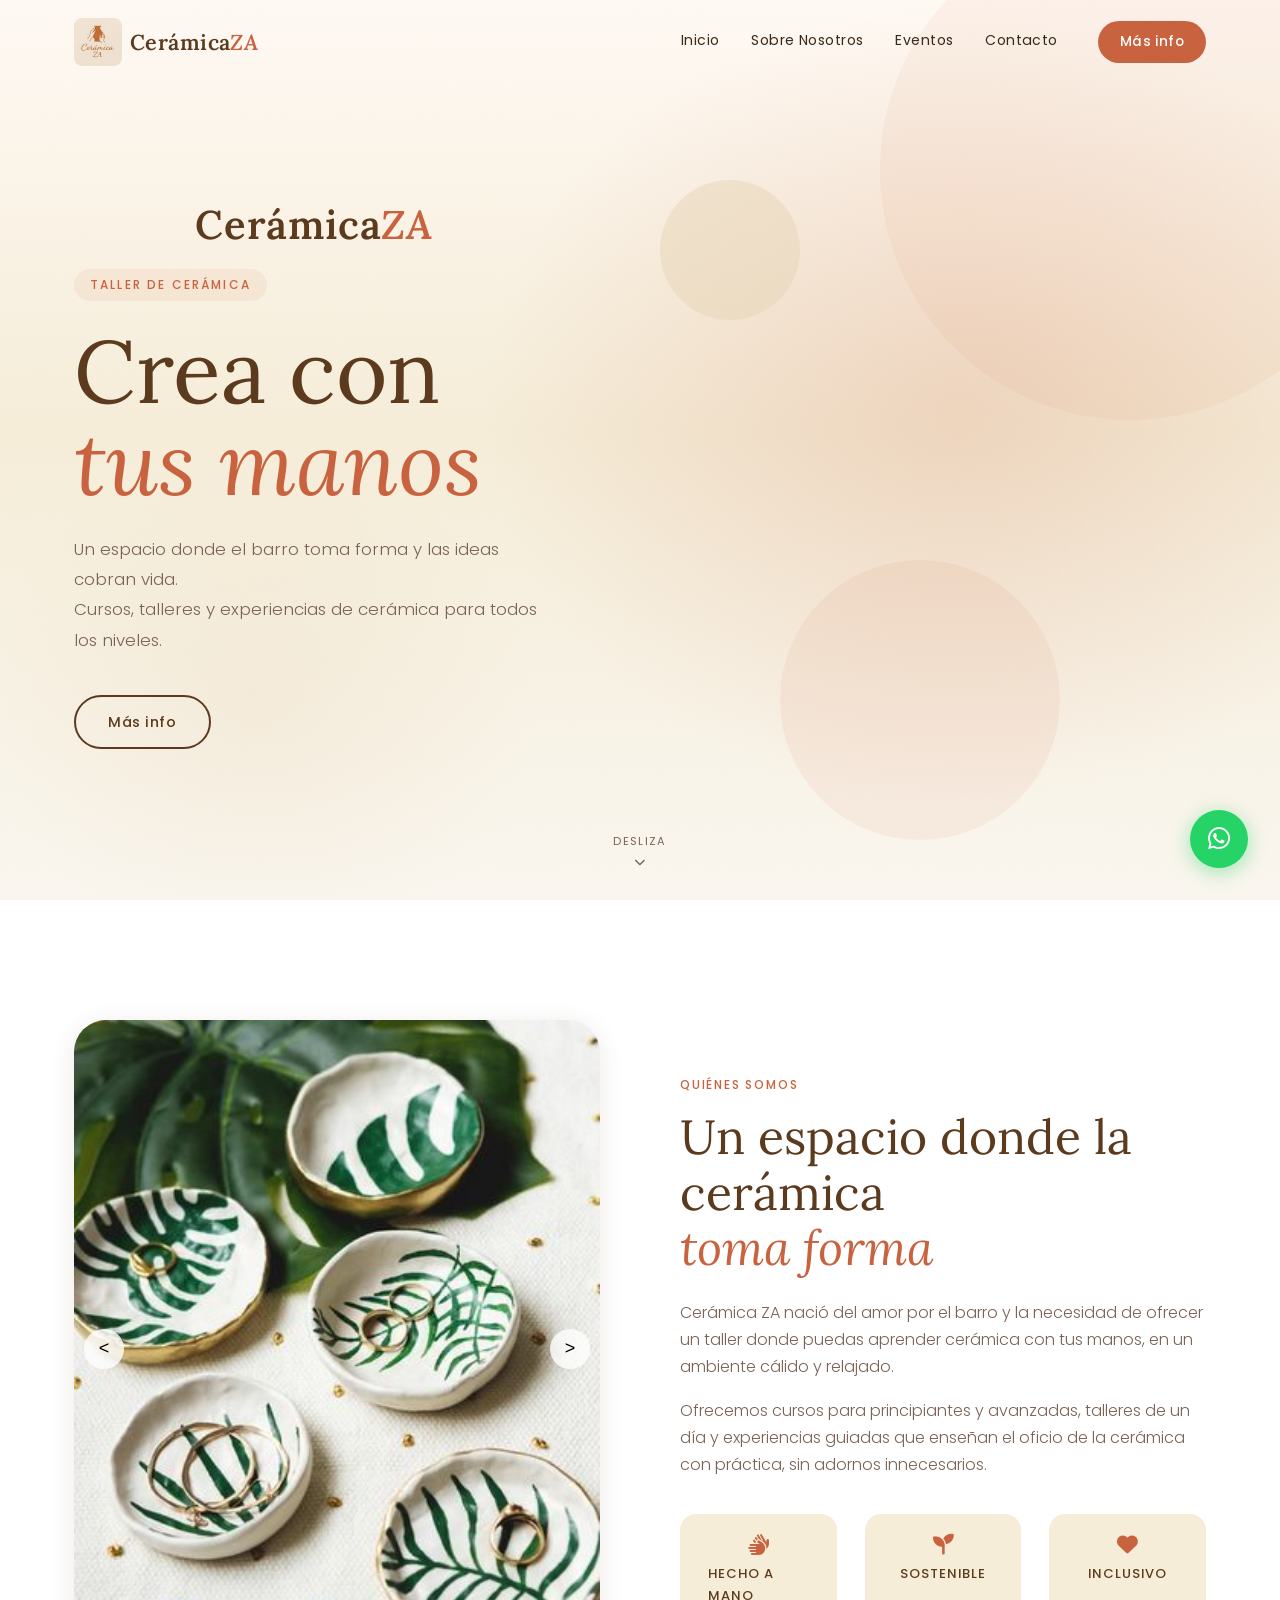
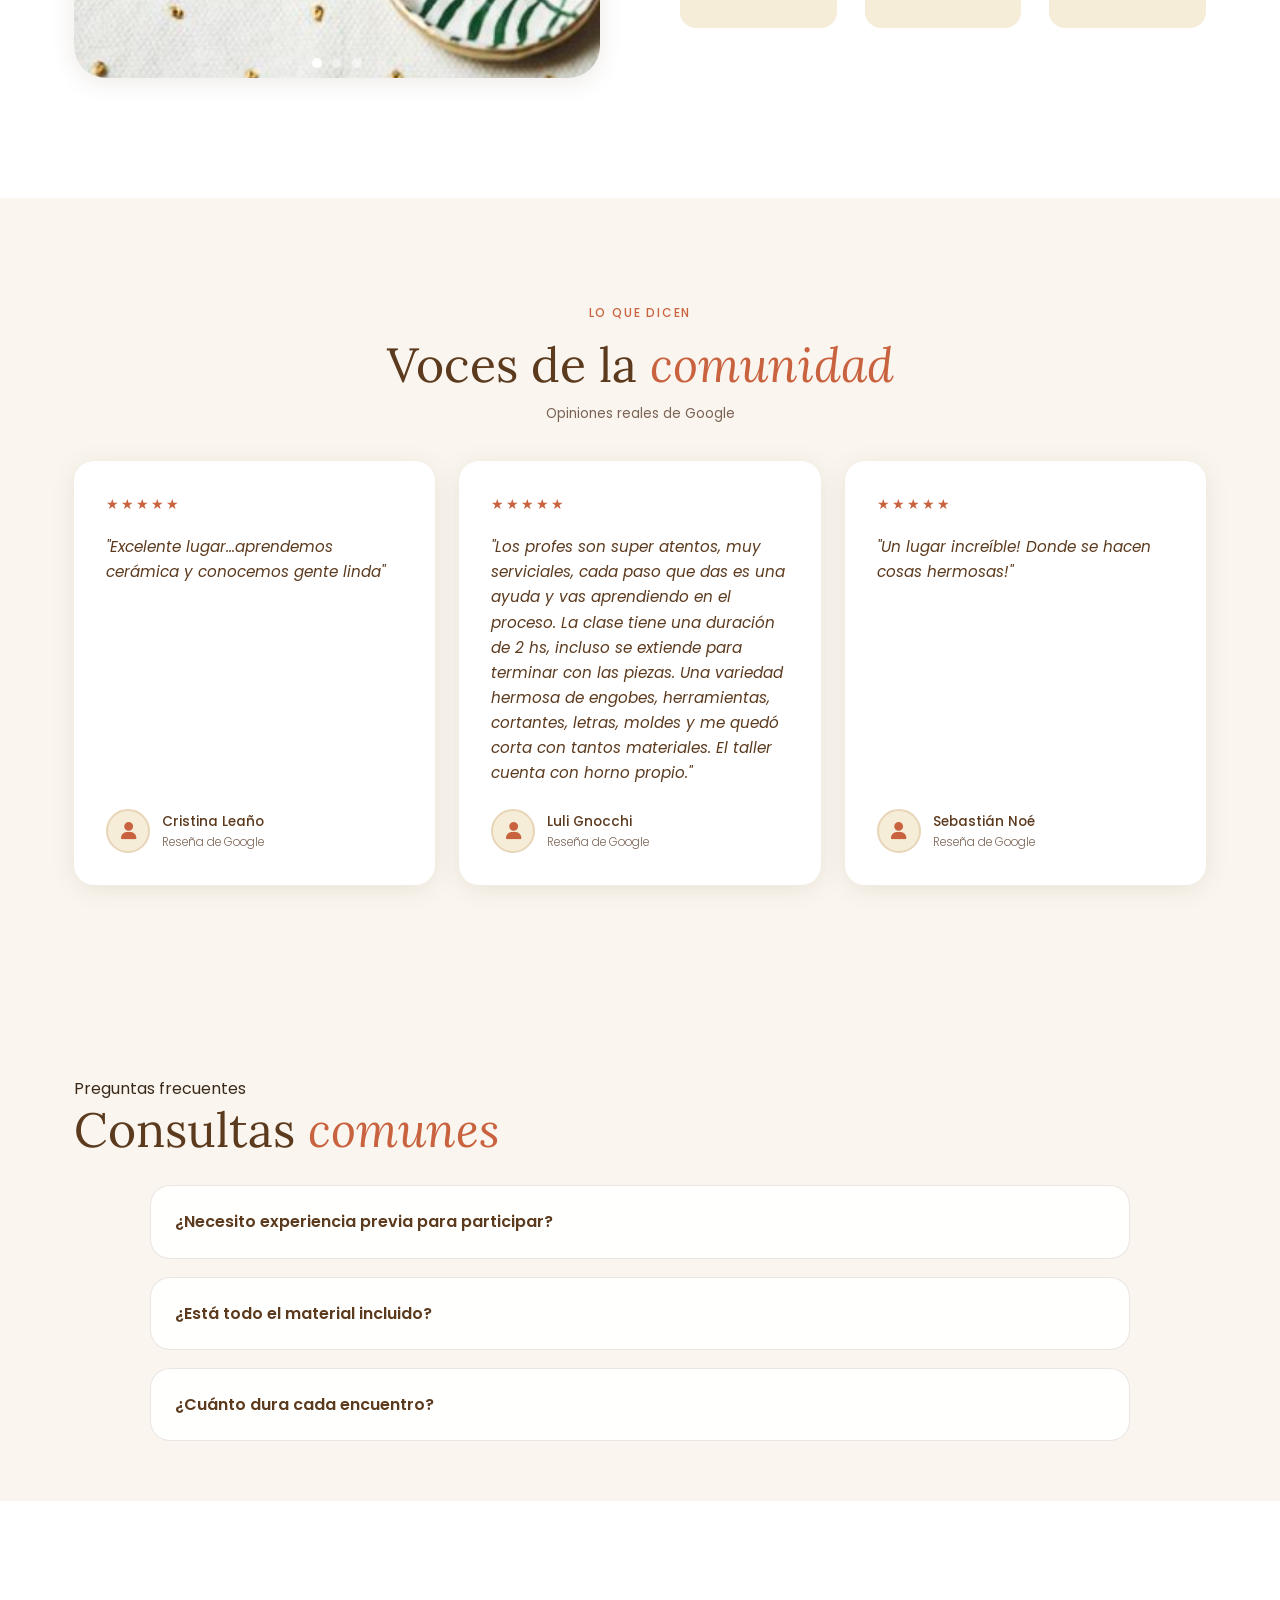
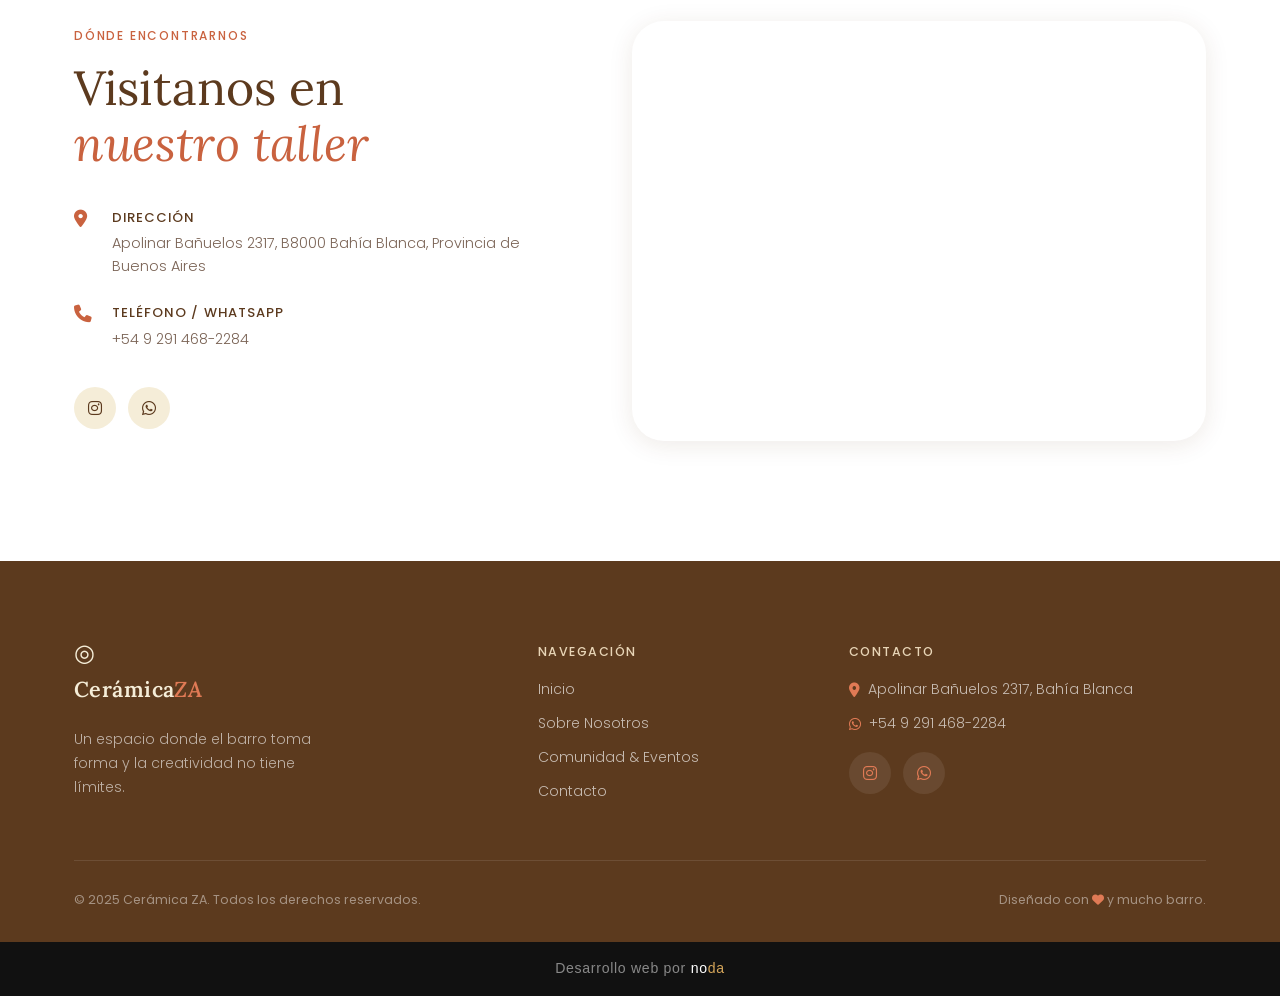
<file: index.html>
<!DOCTYPE html>
<html lang="es">
<head>
  <meta charset="UTF-8" />
  <meta name="viewport" content="width=device-width, initial-scale=1.0" />
  <title>Cerámica ZA — Taller de Cerámica</title>
  <link rel="icon" href="favicon.ico" type="image/x-icon" />
  <meta name="description" content="Cerámica ZA es un taller de cerámica en Bahía Blanca. Descubrí cursos, eventos creativos y espacios para aprender y crear con tus manos." />
  <meta property="og:title" content="Cerámica ZA — Taller de Cerámica" />
  <meta property="og:description" content="Cerámica ZA es un taller de cerámica en Bahía Blanca. Descubrí cursos, eventos creativos y espacios para aprender y crear con tus manos." />
  <meta property="og:type" content="website" />
  <link rel="stylesheet" href="styles.css" />
  <link rel="preconnect" href="https://fonts.googleapis.com" />
  <link rel="preconnect" href="https://fonts.gstatic.com" crossorigin />
  <link href="https://fonts.googleapis.com/css2?family=Lora:ital,wght@0,400;0,500;0,600;1,400;1,600&family=Poppins:wght@300;400;500;600&display=swap" rel="stylesheet" />
  <link rel="stylesheet" href="https://cdnjs.cloudflare.com/ajax/libs/font-awesome/6.5.0/css/all.min.css" />
  <style>
    .stats-strip { display: none; }
    .stats-grid { display: none; }
    .stat-item { display: none; }
    .stat-num { display: none; }
    .stat-label { display: none; }

    .testimonials { padding: 100px 0; background: var(--cream); }
    .testi-header { text-align: center; margin-bottom: 36px; }
    .testi-note { font-size: .85rem; color: var(--text-light); margin-top: 10px; }
    .testi-grid { display: grid; grid-template-columns: repeat(3,1fr); gap: 24px; }
    .testi-card { display: flex; flex-direction: column; background: var(--white); border-radius: 20px; padding: 32px; box-shadow: var(--shadow-card); transition: transform var(--transition), box-shadow var(--transition); min-height: 400px; }
    .testi-card:hover { transform: translateY(-6px); box-shadow: var(--shadow-hover); }
    .testi-stars { color: var(--terracotta); font-size: .85rem; margin-bottom: 18px; letter-spacing: 2px; }
    .testi-text { font-family: var(--ff-body); font-size: 0.95rem; font-style: italic; color: var(--brown); line-height: 1.65; margin-bottom: 24px; flex-grow: 1; }
    .testi-author { display: flex; align-items: center; gap: 12px; margin-top: auto; }
    .testi-avatar { width: 44px; height: 44px; border-radius: 50%; overflow: hidden; flex-shrink: 0; border: 2px solid var(--sand); background: var(--sand-l); display: flex; align-items: center; justify-content: center; color: var(--terracotta); font-size: 1.1rem; }
    .testi-name { font-size: .85rem; font-weight: 500; color: var(--brown); }
    .testi-role { font-size: .73rem; color: var(--text-light); font-weight: 300; }

    .events-footer { text-align: center; margin-top: 48px; }
    .btn-all-events { display: inline-flex; align-items: center; gap: 10px; padding: 14px 36px; border: 2px solid var(--terracotta); color: var(--terracotta); border-radius: 50px; font-size: .88rem; font-weight: 500; letter-spacing: .04em; transition: all var(--transition); }
    .btn-all-events:hover { background: var(--terracotta); color: var(--white); transform: translateY(-2px); box-shadow: 0 8px 24px rgba(201,98,63,.3); }

    @media (max-width: 960px) {
      .testi-grid { grid-template-columns: 1fr; max-width: 500px; margin: 0 auto; }
    }

    /* Carrusel */
    .carousel { position: relative; width: 100%; height: 100%; overflow: hidden; border-radius: 20px; }
    .carousel-container { display: flex; transition: transform 0.5s ease; height: 100%; }
    .carousel-img { width: 100%; height: 100%; object-fit: cover; flex-shrink: 0; opacity: 0; transition: opacity 0.5s ease; }
    .carousel-img.active { opacity: 1; }
    .carousel-btn { position: absolute; top: 50%; transform: translateY(-50%); background: rgba(255,255,255,.8); border: none; width: 40px; height: 40px; border-radius: 50%; cursor: pointer; font-size: 18px; transition: background 0.3s; z-index: 10; }
    .carousel-btn:hover { background: var(--white); }
    .prev { left: 10px; }
    .next { right: 10px; }
    .carousel-indicators { position: absolute; bottom: 10px; left: 50%; transform: translateX(-50%); display: flex; gap: 10px; }
    .indicator { width: 10px; height: 10px; border-radius: 50%; background: rgba(255,255,255,.5); cursor: pointer; transition: background 0.3s; }
    .indicator.active { background: var(--white); }

    /* Site title */
    .site-title { font-family: var(--ff-display); font-size: 2.5rem; font-weight: 600; letter-spacing: .02em; color: var(--brown); text-align: center; margin-bottom: 10px; }
    .site-title em { font-style: italic; color: var(--terracotta); }
    /* ── Loader screen ───────────────────────────── */
  #za-loader {
    position: fixed;
    inset: 0;
    z-index: 9999;
    background: var(--cream);
    display: flex;
    flex-direction: column;
    align-items: center;
    justify-content: center;
    gap: 36px;
    /* Sale con fade */
    transition: opacity .45s ease;
  }
 
  #za-loader.za-hide {
    opacity: 0;
    pointer-events: none;
  }
 
  /* Logo dentro del loader */
  #za-loader-logo {
    display: flex;
    align-items: center;
    gap: 10px;
    /* Esta transición es la que lo hace "volar" al navbar */
    transition: transform .75s cubic-bezier(.4,0,.2,1),
                opacity   .45s ease .15s;
    transform-origin: center center;
    will-change: transform, opacity;
  }
 
  #za-loader-logo .za-logo-img {
    width: 64px;
    height: 64px;
    object-fit: contain;
    border-radius: 10px;
  }
 
  #za-loader-logo .za-logo-text {
    font-family: var(--ff-display);
    font-size: 2rem;
    font-weight: 600;
    color: var(--brown);
    letter-spacing: .02em;
  }
 
  #za-loader-logo .za-logo-text em {
    font-style: italic;
    color: var(--terracotta);
  }
 
  /* Barra de progreso */
  #za-bar-wrap {
    width: 200px;
    height: 2px;
    background: rgba(201,98,63,.15);
    border-radius: 2px;
    overflow: hidden;
    transition: opacity .3s ease;
  }
 
  #za-bar {
    height: 100%;
    width: 0%;
    background: var(--terracotta);
    border-radius: 2px;
    /* Sin transition — se maneja por JS para que sea suave */
  }
 
  /* Evita que el contenido de abajo sea visible mientras carga */
  body.za-loading {
    overflow: hidden;
  }
  </style>
</head>
<body>
  <!-- ════════════════════════════════
     2. HTML — pegá justo después de <body>
════════════════════════════════ -->
<div id="za-loader" aria-hidden="true" role="presentation">
 
  <div id="za-loader-logo">
    <!-- Mismo logo que el navbar -->
    <img src="logo.jpg" alt="" class="za-logo-img" />
    <span class="za-logo-text">Cerámica<em>ZA</em></span>
  </div>
 
  <div id="za-bar-wrap">
    <div id="za-bar"></div>
  </div>
 
</div>

  <!-- NAVBAR -->
  <header class="navbar" id="navbar">
    <div class="nav-inner">
      <a href="index.html" class="logo">
        <img src="logo.jpg" alt="Cerámica ZA Logo" class="logo-img" />
        <span class="logo-text">Cerámica<em>ZA</em></span>
      </a>
      <nav class="nav-links" id="navLinks">
        <a href="#inicio">Inicio</a>
        <a href="#nosotros">Sobre Nosotros</a>
        <a href="eventos.html">Eventos</a>
        <a href="#contacto">Contacto</a>
      </nav>
        <a href="https://wa.me/5492914682284?text=Hola%2C%20quiero%20m%C3%A1s%20info%20sobre%20Cer%C3%A1mica%20ZA" target="_blank" class="btn-reservar">Más info</a>
      <button class="hamburger" id="hamburger" aria-label="Menú" aria-expanded="false">
        <span></span><span></span><span></span>
      </button>
    </div>
  </header>

  <!-- HERO -->
  <section class="hero" id="inicio">
    <div class="hero-bg"><div class="hero-texture"></div></div>
    <div class="hero-content reveal">      <h1 class="site-title">Cerámica<em>ZA</em></h1>      <span class="hero-tag">Taller de cerámica</span>
      <h2 class="hero-title">Crea con<br /><em>tus manos</em></h2>
      <p class="hero-sub">Un espacio donde el barro toma forma y las ideas cobran vida.<br />Cursos, talleres y experiencias de cerámica para todos los niveles.</p>
      <div class="hero-ctas">

        <a href="https://wa.me/5492914682284?text=Hola%2C%20quiero%20m%C3%A1s%20info%20sobre%20Cer%C3%A1mica%20ZA" target="_blank" class="btn-secondary">Más info</a>
      </div>
    </div>
    <div class="hero-shapes">
      <div class="shape shape-1"></div>
      <div class="shape shape-2"></div>
      <div class="shape shape-3"></div>
    </div>
    <div class="hero-scroll-hint">
      <span>Desliza</span>
      <i class="fa-solid fa-chevron-down"></i>
    </div>
  </section>

  <!-- SOBRE NOSOTROS -->
  <section class="about" id="nosotros">
    <div class="container">
      <div class="about-grid">
        <div class="about-img-wrap reveal">
          <div class="about-img-inner">
            <!-- CARRUSEL DE FOTOS -->
            <div class="carousel">
              <div class="carousel-container">
              <img src="quienes somos/a9b1f2ef3be365dac4979be1329f9903.jpg" alt="Foto del taller 1" class="carousel-img active">
              <img src="quienes somos/ceramica-artesanal.jpg" alt="Foto del taller 2" class="carousel-img">
              <img src="quienes somos/Home-decoration-11oz-ceramic-candle-vessels_5.jpg.webp" alt="Foto del taller 3" class="carousel-img">
              </div>
              <button class="carousel-btn prev" aria-label="Anterior">&lt;</button>
              <button class="carousel-btn next" aria-label="Siguiente">&gt;</button>
              <div class="carousel-indicators">
                <span class="indicator active" data-slide="0"></span>
                <span class="indicator" data-slide="1"></span>
                <span class="indicator" data-slide="2"></span>
              </div>
            </div>
          </div>
        </div>
        <div class="about-text reveal">
          <span class="section-tag">Quiénes somos</span>
          <h2>Un espacio donde la cerámica<br /><em>toma forma</em></h2>
          <p>Cerámica ZA nació del amor por el barro y la necesidad de ofrecer un taller donde puedas aprender cerámica con tus manos, en un ambiente cálido y relajado.</p>
          <p>Ofrecemos cursos para principiantes y avanzadas, talleres de un día y experiencias guiadas que enseñan el oficio de la cerámica con práctica, sin adornos innecesarios.</p>
          <div class="about-pillars">
            <div class="pillar"><i class="fa-solid fa-hands"></i><span>Hecho a mano</span></div>
            <div class="pillar"><i class="fa-solid fa-seedling"></i><span>Sostenible</span></div>
            <div class="pillar"><i class="fa-solid fa-heart"></i><span>Inclusivo</span></div>
          </div>
        </div>
      </div>
    </div>
  </section>

  <!-- TESTIMONIOS -->
  <section class="testimonials">
    <div class="container">
      <div class="testi-header reveal">
        <span class="section-tag">Lo que dicen</span>
        <h2>Voces de la <em>comunidad</em></h2>
        <p class="testi-note">Opiniones reales de Google</p>
      </div>
      <div class="testi-grid" role="list">
        <div class="testi-card reveal" role="listitem">
          <div class="testi-stars">★★★★★</div>
          <p class="testi-text">"Excelente lugar...aprendemos cerámica y conocemos gente linda"</p>
          <div class="testi-author">
            <div class="testi-avatar"><i class="fa-solid fa-user" aria-hidden="true"></i></div>
            <div><p class="testi-name">Cristina Leaño</p><p class="testi-role">Reseña de Google</p></div>
          </div>
        </div>
        <div class="testi-card reveal" role="listitem">
          <div class="testi-stars">★★★★★</div>
          <p class="testi-text">"Los profes son super atentos, muy serviciales, cada paso que das es una ayuda y vas aprendiendo en el proceso. La clase tiene una duración de 2 hs, incluso se extiende para terminar con las piezas. Una variedad hermosa de engobes, herramientas, cortantes, letras, moldes y me quedó corta con tantos materiales. El taller cuenta con horno propio."</p>
          <div class="testi-author">
            <div class="testi-avatar"><i class="fa-solid fa-user" aria-hidden="true"></i></div>
            <div><p class="testi-name">Luli Gnocchi</p><p class="testi-role">Reseña de Google</p></div>
          </div>
        </div>
        <div class="testi-card reveal" role="listitem">
          <div class="testi-stars">★★★★★</div>
          <p class="testi-text">"Un lugar increíble! Donde se hacen cosas hermosas!"</p>
          <div class="testi-author">
            <div class="testi-avatar"><i class="fa-solid fa-user" aria-hidden="true"></i></div>
            <div><p class="testi-name">Sebastián Noé</p><p class="testi-role">Reseña de Google</p></div>
          </div>
        </div>
      </div>
    </div>
  </section>

  <section class="faq reveal">
    <div class="container">
      <div class="section-head">
        <div>
          <div class="section-eyebrow">Preguntas frecuentes</div>
          <h2 class="section-title">Consultas <em>comunes</em></h2>
        </div>
      </div>
      <div class="faq-grid">
        <details>
          <summary>¿Necesito experiencia previa para participar?</summary>
          <p>No. Los eventos y talleres de Cerámica ZA están diseñados para todas, desde quienes arrancan hasta personas con experiencia. Traé ganas de crear.</p>
        </details>
        <details>
          <summary>¿Está todo el material incluido?</summary>
          <p>Sí, la mayoría de los eventos incluyen barro, esmaltes y herramientas. Consultá por eventos especiales si preferís una experiencia personalizada.</p>
        </details>
        <details>
          <summary>¿Cuánto dura cada encuentro?</summary>
          <p>Los talleres suelen durar entre 2 y 3 horas según el plan. En el listado de próximos eventos está el horario exacto de cada uno.</p>
        </details>
      </div>
    </div>
  </section>

  <!-- UBICACIÓN -->
  <section class="location" id="contacto">
    <div class="container">
      <div class="location-grid">
        <div class="location-info reveal">
          <span class="section-tag">Dónde encontrarnos</span>
          <h2>Visitanos en<br /><em>nuestro taller</em></h2>
          <div class="location-details">
            <div class="loc-item">
              <i class="fa-solid fa-location-dot"></i>
              <div><strong>Dirección</strong><p>Apolinar Bañuelos 2317, B8000 Bahía Blanca, Provincia de Buenos Aires</p></div>
            </div>
            <div class="loc-item">
              <i class="fa-solid fa-phone"></i>
              <div><strong>Teléfono / WhatsApp</strong><p>+54 9 291 468-2284</p></div>
            </div>
          </div>
          <div class="social-links">
            <a href="https://instagram.com" target="_blank" aria-label="Instagram"><i class="fa-brands fa-instagram"></i></a>
            <a href="https://wa.me/5492914682284" target="_blank" aria-label="WhatsApp"><i class="fa-brands fa-whatsapp"></i></a>
          </div>
        </div>
        <div class="map-wrap reveal">
          <iframe src="https://maps.google.com/maps?q=Apolinar+Ba%C3%B1uelos+2317,+Bah%C3%ADa+Blanca&t=&z=15&ie=UTF8&iwloc=&output=embed" width="100%" height="420" style="border:0;" allowfullscreen="" loading="lazy" referrerpolicy="no-referrer-when-downgrade" title="Ubicación Cerámica ZA"></iframe>
        </div>
      </div>
    </div>
  </section>

  <!-- FOOTER -->
  <footer class="footer">
    <div class="container">
      <div class="footer-grid">
        <div class="footer-brand">
          <span class="logo-icon">◎</span>
          <span class="logo-text">Cerámica<em>ZA</em></span>
          <p>Un espacio donde el barro toma forma y la creatividad no tiene límites.</p>
        </div>
        <div class="footer-links">
          <strong>Navegación</strong>
          <a href="#inicio">Inicio</a>
          <a href="#nosotros">Sobre Nosotros</a>
          <a href="eventos.html">Comunidad &amp; Eventos</a>
          <a href="#contacto">Contacto</a>
        </div>
        <div class="footer-contact">
          <strong>Contacto</strong>
          <p><i class="fa-solid fa-location-dot"></i> Apolinar Bañuelos 2317, Bahía Blanca</p>
          <p><i class="fa-brands fa-whatsapp"></i> +54 9 291 468-2284</p>
          <div class="social-links">
            <a href="https://instagram.com" target="_blank"><i class="fa-brands fa-instagram"></i></a>
            <a href="https://wa.me/5492914682284" target="_blank"><i class="fa-brands fa-whatsapp"></i></a>
          </div>
        </div>
      </div>
      <div class="footer-bottom">
        <p>© 2025 Cerámica ZA. Todos los derechos reservados.</p>
        <p>Diseñado con <i class="fa-solid fa-heart"></i> y mucho barro.</p>
      </div>
    </div>
  </footer>

  <div style="background: #111; padding: 15px 20px; text-align: center; font-size: 0.88rem; color: rgba(255,255,255,0.5); font-family: 'Jost', sans-serif; letter-spacing: 0.05em;">
    Desarrollo web por <a href="https://instagram.com/noda" target="_blank" style="text-decoration: none; font-weight: 500; display: inline-block; transition: transform 0.2s;"><span style="color: #ffffff;">no</span><span style="color: #D4A55A;">da</span></a>
  </div>

  <a href="https://wa.me/5492914682284?text=Hola%2C%20me%20gustar%C3%ADa%20obtener%20m%C3%A1s%20informaci%C3%B3n%20sobre%20Cer%C3%A1mica%20ZA%20%F0%9F%8F%BA" target="_blank" class="wa-float" aria-label="Contactar por WhatsApp">
    <i class="fa-brands fa-whatsapp"></i>
    <span class="wa-tooltip">¡Escribinos!</span>
  </a>

  <script src="script.js"></script>
  <script>
(function () {
  'use strict';
 
  const loader    = document.getElementById('za-loader');
  const loaderLogo= document.getElementById('za-loader-logo');
  const barWrap   = document.getElementById('za-bar-wrap');
  const bar       = document.getElementById('za-bar');
 
  // Logo real del navbar (el <a class="logo"> del header)
  const navLogo   = document.querySelector('.navbar .logo');
 
  document.body.classList.add('za-loading');
 
  /* ── 1. Barra de progreso ────────────────────── */
  let progress = 0;
 
  const interval = setInterval(() => {
    // Velocidad variable: arranca rápido, frena en el medio,
    // termina cuando la página cargó del todo
    const speed = progress < 25  ? 4
                : progress < 60  ? 1.5
                : progress < 88  ? 2
                : 0.4;
 
    progress = Math.min(98, progress + speed); // Para en 98 hasta que carga
    bar.style.width = progress + '%';
  }, 40);
 
  /* ── 2. Cuando la página cargó del todo ─────── */
  window.addEventListener('load', () => {
    // Completar la barra
    clearInterval(interval);
    bar.style.transition = 'width .3s ease';
    bar.style.width = '100%';
 
    // Esperar un momento con la barra llena
    setTimeout(flyToNavbar, 420);
  });
 
  /* ── 3. Animación: logo vuela al navbar ─────── */
  function flyToNavbar() {
    // Fade out la barra
    barWrap.style.opacity = '0';
 
    // Calcular dónde está el logo del loader ahora
    const fromRect = loaderLogo.getBoundingClientRect();
 
    // Calcular dónde está el logo del navbar
    const toRect   = navLogo.getBoundingClientRect();
 
    // Cuánto tiene que moverse y achicarse
    const dx    = toRect.left - fromRect.left + (toRect.width  - fromRect.width)  / 2;
    const dy    = toRect.top  - fromRect.top  + (toRect.height - fromRect.height) / 2;
    const scale = toRect.width / fromRect.width;
 
    // Aplicar la animación
    loaderLogo.style.transform = `translate(${dx}px, ${dy}px) scale(${scale})`;
    loaderLogo.style.opacity   = '0';
 
    // Cuando termina la animación del logo, ocultar el loader
    setTimeout(() => {
      loader.classList.add('za-hide');
      document.body.classList.remove('za-loading');
 
      // Remover el loader del DOM para que no interfiera
      setTimeout(() => loader.remove(), 500);
    }, 600);
  }
 
  /* ── Fallback: si tarda más de 6s igual cierra ─ */
  setTimeout(() => {
    if (document.body.classList.contains('za-loading')) {
      clearInterval(interval);
      bar.style.width = '100%';
      setTimeout(flyToNavbar, 300);
    }
  }, 6000);
 
})();
</script>
</body>
</html>
</file>
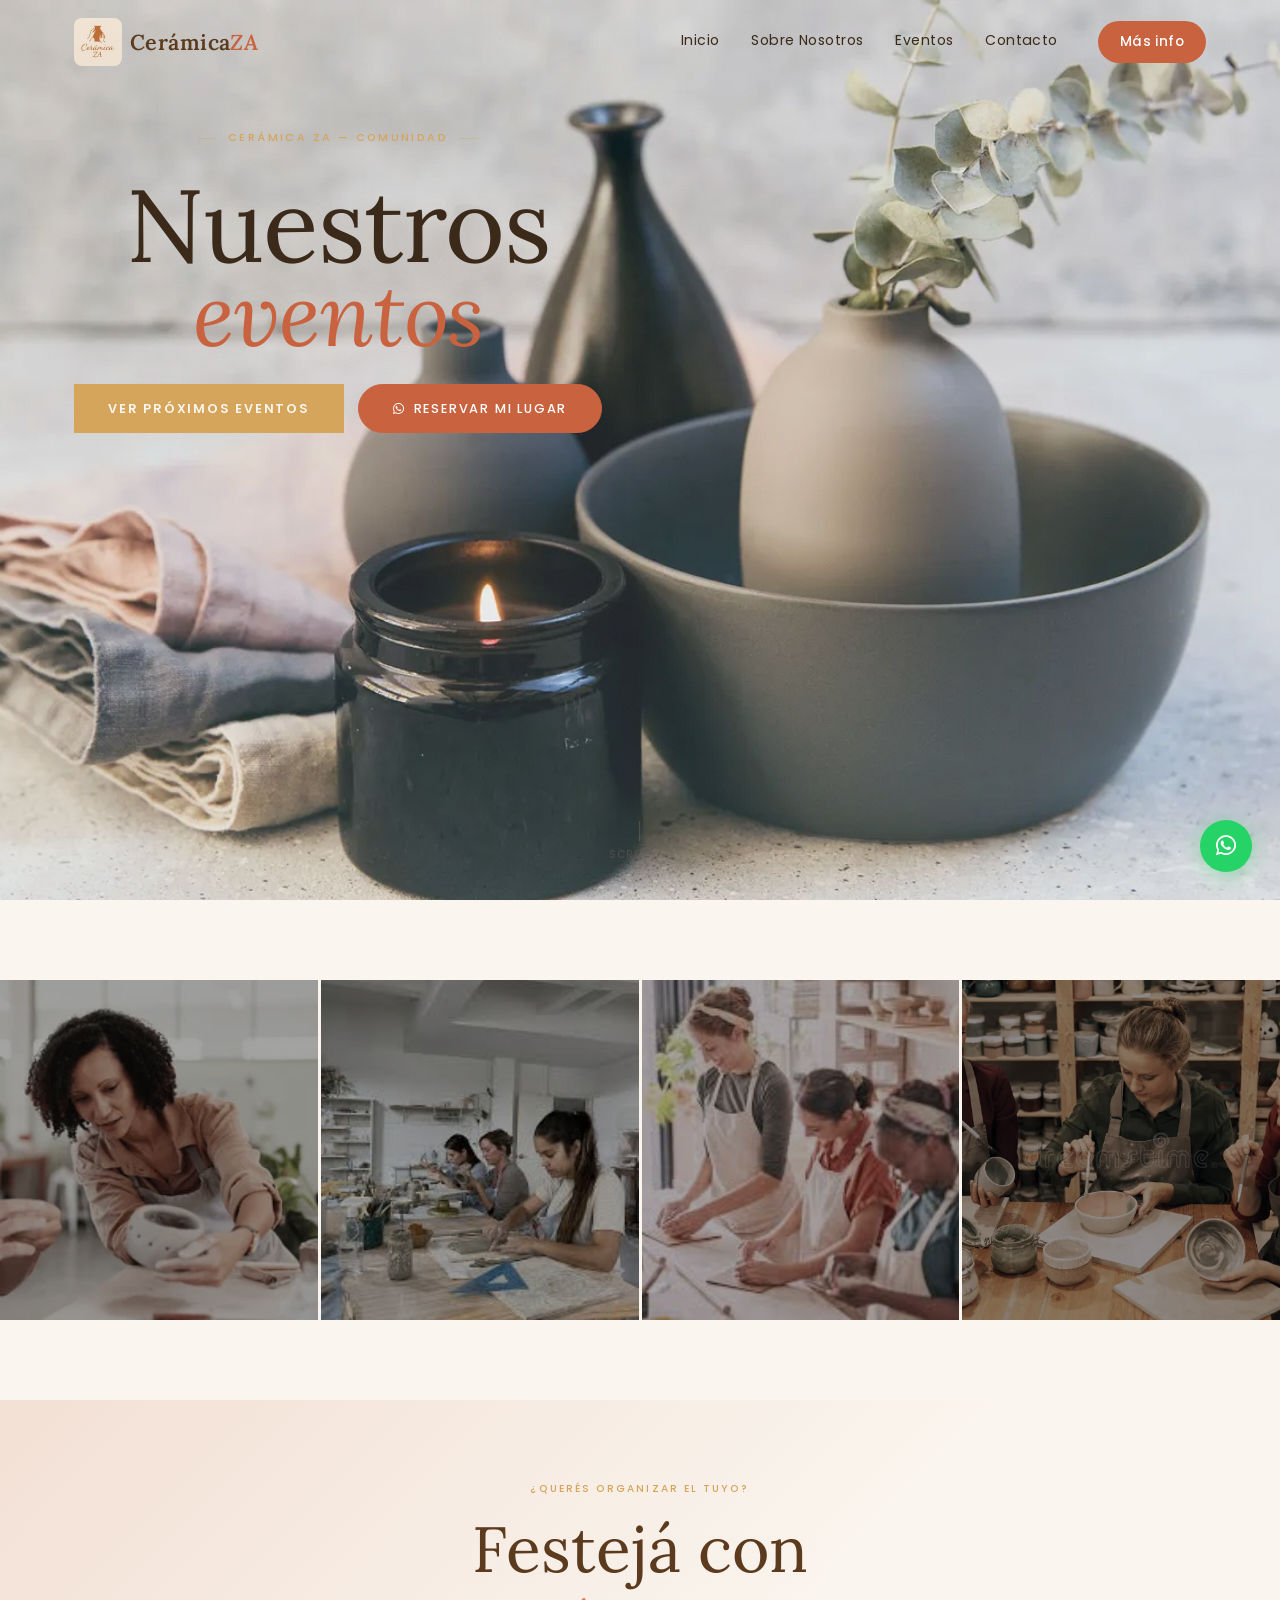
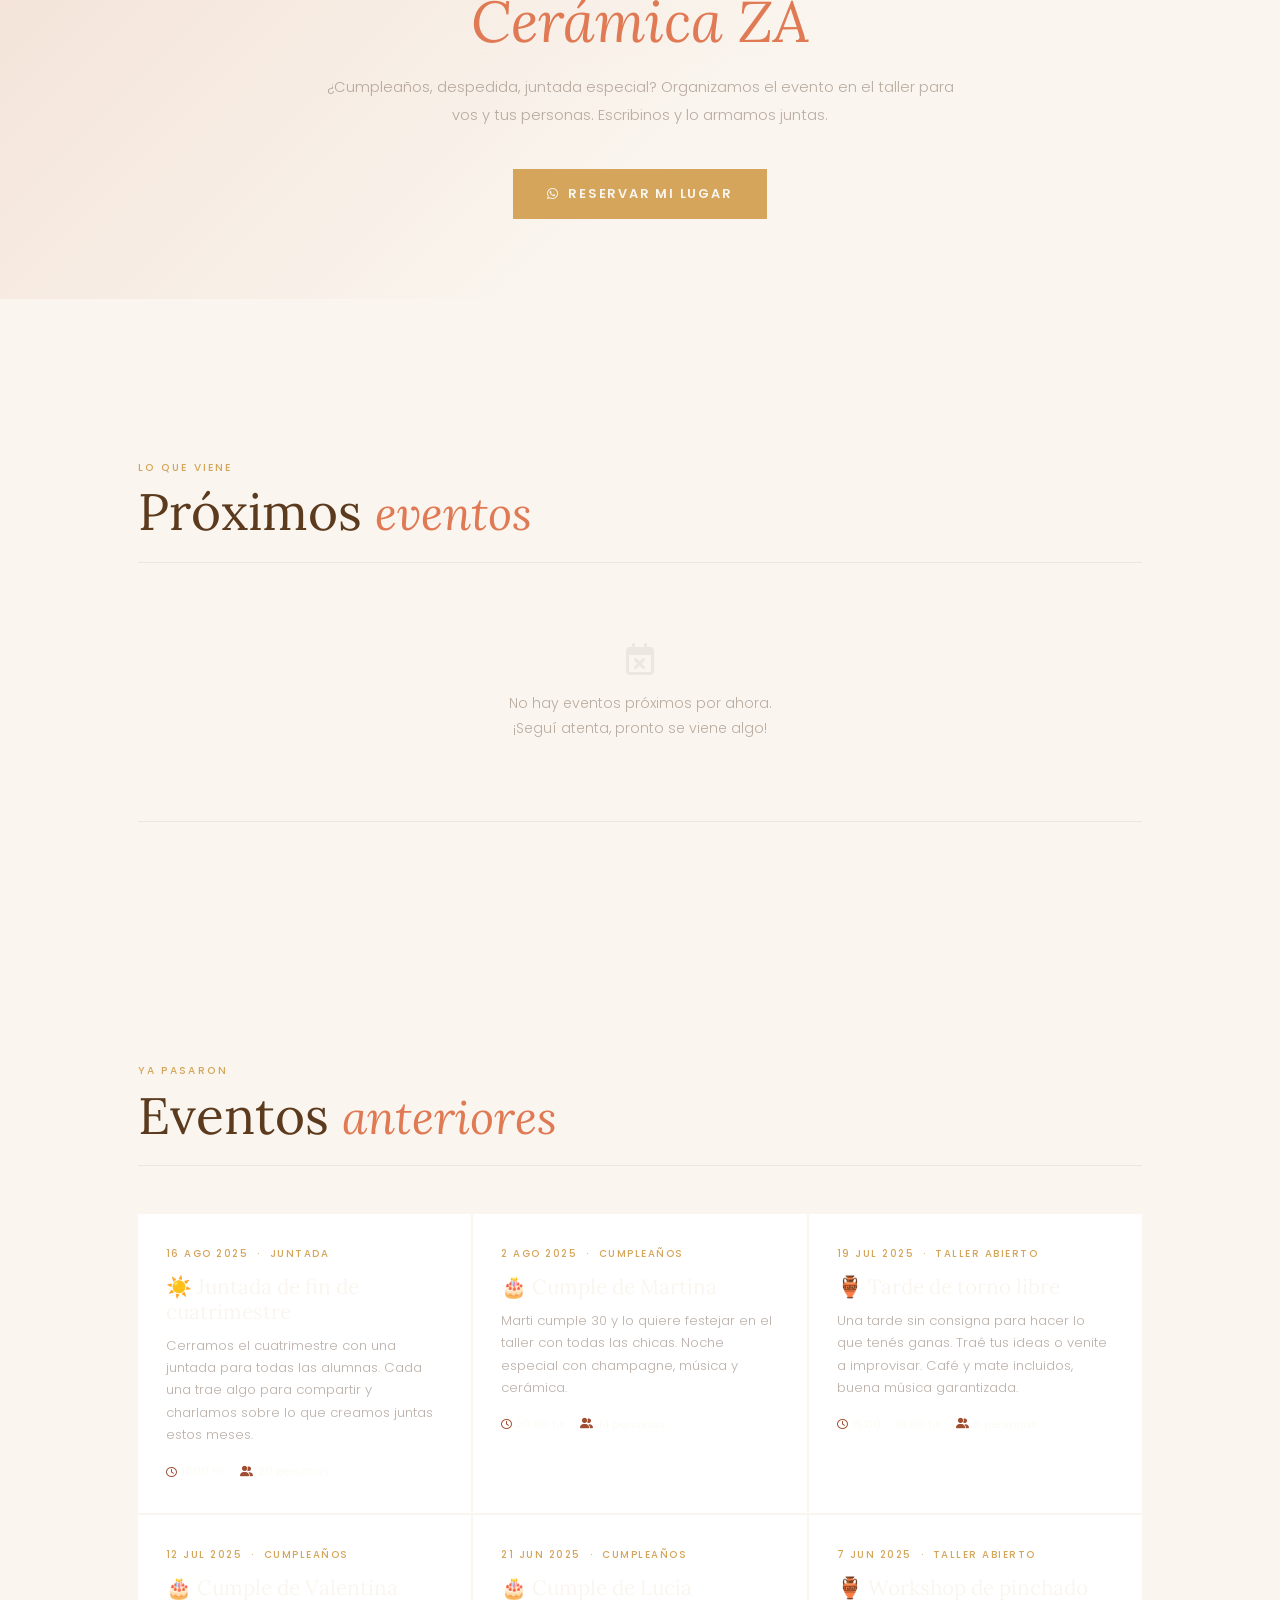
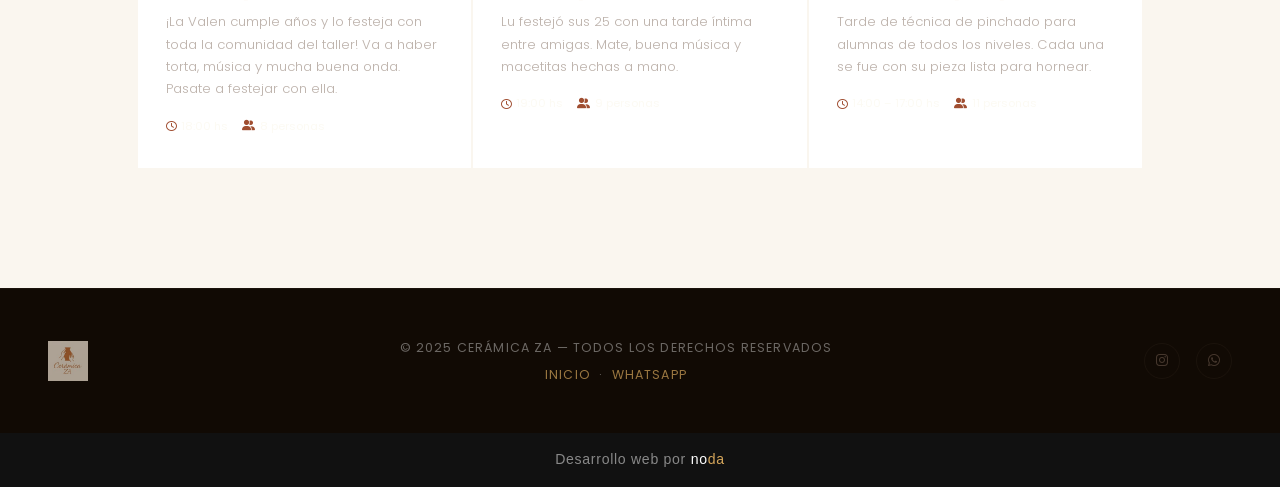
<file: eventos.html>
<!DOCTYPE html>
<html lang="es">
<head>
  <meta charset="UTF-8" />
  <meta name="viewport" content="width=device-width, initial-scale=1.0" />
  <title>Eventos — Cerámica ZA</title>
  <link rel="icon" href="favicon.ico" type="image/x-icon" />
  <meta name="description" content="Participá en los próximos eventos y talleres de Cerámica ZA en Bahía Blanca. Cursos, cumpleaños y juntadas creativas en un espacio cálido y comunitario." />
  <meta property="og:title" content="Eventos — Cerámica ZA" />
  <meta property="og:description" content="Participá en los próximos eventos y talleres de Cerámica ZA en Bahía Blanca. Cursos, cumpleaños y juntadas creativas en un espacio cálido y comunitario." />
  <meta property="og:type" content="website" />
  <meta property="og:image" content="eventos/92979.webp" />
  <link rel="preconnect" href="https://fonts.googleapis.com" />
  <link rel="preconnect" href="https://fonts.gstatic.com" crossorigin />
  <link href="https://fonts.googleapis.com/css2?family=Lora:ital,wght@0,400;0,500;0,600;1,400;1,600&family=Poppins:wght@300;400;500;600&display=swap" rel="stylesheet" />
  <link rel="stylesheet" href="https://cdnjs.cloudflare.com/ajax/libs/font-awesome/6.5.0/css/all.min.css" />
  <link rel="stylesheet" href="styles.css" />
  <link rel="stylesheet" href="styleE.css" />
  <style>

    /* ══════════════════════════════════════
       VARIABLES
    ══════════════════════════════════════ */
    :root {
      --ink:      #FAF6EF;       /* fondo crema */
      --ink-2:    #FFFFFF;       /* card blanco */
      --ink-3:    #E8D5B7;       /* hover arena */
      --terracotta: #C9623F;
      --terracotta-l: #E07A55;
      --terracotta-d: #A04E31;
      --terra:    var(--terracotta);
      --terra-l:  var(--terracotta-l);
      --terra-d:  var(--terracotta-d);
      --gold:     #D4A55A;       /* acento dorado editorial */
      --gold-l:   #E8C07A;
      --cream:    #FAF6EF;
      --text:     #3B2A1A;
      --text-light: rgba(122,99,85,.5);  /* texto muted */
      --sand:     #E8D5B7;
      --white:    #FFFFFF;
      --muted:    var(--text-light);
      --line:     rgba(122,99,85,.1);  /* línea sutil */

      --ff-d: 'Lora', Georgia, serif;
      --ff-b: 'Poppins', sans-serif;
      --ease: cubic-bezier(.4,0,.2,1);
    }

    *, *::before, *::after { box-sizing: border-box; margin:0; padding:0; }
    html { scroll-behavior: smooth; }

    body {
      font-family: var(--ff-b);
      background: var(--ink);
      color: var(--cream);
      overflow-x: hidden;
      min-height: 100vh;
    }

    a { text-decoration: none; color: inherit; }
    img { display: block; max-width: 100%; }

    /* ══════════════════════════════════════
       NAVBAR
    ══════════════════════════════════════ */
    .nav {
      position: fixed; top:0; left:0; right:0; z-index:200;
      padding: 20px 48px;
      display: flex; align-items: center; justify-content: space-between;
      transition: background .4s var(--ease), padding .4s var(--ease);
    }
    .nav.scrolled {
      background: rgba(196, 181, 160, .95);
      backdrop-filter: blur(16px);
      padding: 14px 48px;
      border-bottom: 1px solid var(--line);
    }

    .nav-logo img {
      height: 52px;
      width: auto;
      filter: brightness(1.1);
      transition: opacity .25s;
    }
    .nav-logo img:hover { opacity: .85; }

    .nav-back {
      font-size: .78rem; font-weight: 500; letter-spacing: .12em;
      text-transform: uppercase; color: var(--gold);
      display: flex; align-items: center; gap: 8px;
      transition: gap .2s var(--ease), color .2s;
    }
    .nav-back:hover { gap: 13px; color: var(--gold-l); }

    /* ══════════════════════════════════════
       HERO — cinematic full-height
    ══════════════════════════════════════ */
    .hero {
      min-height: 100vh;
      display: flex; flex-direction: column;
      align-items: center; justify-content: flex-start;
      text-align: center;
      padding: 120px 24px 28px;
      position: relative; overflow: hidden;
    }

    /* Layered background */
    .hero-bg {
      position: absolute; inset:0; z-index:0;
    }
    .hero-bg-img {
      position: absolute; inset:0;
      background-image: url('eventos/92979.webp');
      background-size: cover; background-position: center;
      filter: brightness(1.02) saturate(1.04) contrast(0.97);
    }
    .hero-bg-gradient {
      position: absolute; inset:0;
      background:
        linear-gradient(to bottom, rgba(250,246,239,.16) 0%, transparent 18%, rgba(250,246,239,.14) 100%),
        radial-gradient(ellipse 60% 50% at 50% 50%, rgba(201,98,63,.08) 0%, transparent 70%);
    }
    /* grain overlay */
    .hero-bg::after {
      content:'';
      position: absolute; inset:0;
      background-image: url("data:image/svg+xml,%3Csvg viewBox='0 0 200 200' xmlns='http://www.w3.org/2000/svg'%3E%3Cfilter id='n'%3E%3CfeTurbulence type='fractalNoise' baseFrequency='0.75' numOctaves='4' stitchTiles='stitch'/%3E%3C/filter%3E%3Crect width='100%25' height='100%25' filter='url(%23n)' opacity='0.04'/%3E%3C/svg%3E");
      background-size: 180px; pointer-events:none;
    }

    .hero-content { position:relative; z-index:1; max-width: 800px; }

    .hero-eyebrow {
      display: inline-flex; align-items: center; gap: 12px;
      font-size: .68rem; font-weight: 500; letter-spacing: .22em;
      text-transform: uppercase; color: var(--gold);
      margin-bottom: 28px;
    }
    .hero-eyebrow::before,
    .hero-eyebrow::after {
      content:''; display:block;
      width: 18px; height: 1px; background: var(--gold); opacity:.4;
    }

    .hero-title {
      font-family: var(--ff-d);
      font-size: clamp(3.8rem, 8vw, 7rem);
      font-weight: 300; line-height: .95;
      color: var(--text); margin-bottom: 28px;
      letter-spacing: -.01em;
      text-shadow: 0 8px 30px rgba(250,246,239,.45);
    }
    .hero-title em {
      font-style: italic; font-weight: 400; font-size: 0.85em;
      color: var(--terracotta); display: block;
    }

    .hero-sub {
      font-size: 1rem; font-weight: 300;
      color: var(--text); line-height: 1.85;
      max-width: 480px; margin: 0 auto 32px;
      text-shadow: 0 5px 16px rgba(250,246,239,.45);
    }

    .hero-ctas {
      display: flex; gap: 14px; justify-content: center; flex-wrap: wrap;
    }

    .btn-gold {
      display: inline-flex; align-items: center; gap: 8px;
      padding: 14px 34px;
      background: var(--gold); color: var(--ink);
      border-radius: 0; font-size: .8rem; font-weight: 600;
      letter-spacing: .14em; text-transform: uppercase;
      transition: background .25s, transform .25s;
    }
    .btn-gold:hover { background: var(--gold-l); transform: translateY(-2px); }

    .btn-outline {
      display: inline-flex; align-items: center; gap: 8px;
      padding: 13px 34px;
      background: var(--terra);
      color: var(--white);
      border: 1px solid var(--terra);
      border-radius: 50px; font-size: .8rem; font-weight: 500;
      letter-spacing: .14em; text-transform: uppercase;
      transition: border-color .25s, color .25s, background .25s, transform .25s;
    }
    .btn-outline:hover {
      background: var(--terra-d);
      border-color: var(--terra-d);
      transform: translateY(-2px);
    }

    /* Scroll hint */
    .hero-scroll {
      position: absolute; bottom: 36px; left: 50%;
      transform: translateX(-50%); z-index:1;
      display: flex; flex-direction: column; align-items: center; gap: 6px;
      color: var(--muted); font-size: .62rem; letter-spacing: .16em;
      text-transform: uppercase; animation: bob 2.5s ease-in-out infinite;
    }
    .hero-scroll .line {
      width: 1px; height: 20px; background: var(--gold); opacity: .25;
    }
    @keyframes bob {
      0%,100% { transform: translateX(-50%) translateY(0); }
      50%      { transform: translateX(-50%) translateY(7px); }
    }

    /* ══════════════════════════════════════
       UPCOMING EVENTS — large editorial list
    ══════════════════════════════════════ */
    .upcoming {
      padding: 80px 0 60px;
      max-width: 1100px; margin: 0 auto;
      padding-left: 48px; padding-right: 48px;
    }

    .section-head {
      display: flex; align-items: flex-end;
      justify-content: space-between;
      border-bottom: 1px solid var(--line);
      padding-bottom: 24px; margin-bottom: 0;
      flex-wrap: wrap; gap: 16px;
    }

    .section-eyebrow {
      font-size: .65rem; font-weight: 500; letter-spacing: .2em;
      text-transform: uppercase; color: var(--gold);
      margin-bottom: 10px;
    }

    .section-title {
      font-family: var(--ff-d); font-size: clamp(2.2rem,4vw,3.4rem);
      font-weight: 300; color: var(--brown); line-height: 1;
    }
    .section-title em { font-style: italic; font-size: 0.9em; color: var(--terra-l); }

    .events-count {
      font-size: .72rem; font-weight: 400; letter-spacing: .1em;
      color: var(--muted); text-transform: uppercase; align-self: flex-end;
    }

    /* ── Event row ─────────────────────── */
    .event-row {
      display: grid;
      grid-template-columns: 80px 1fr auto;
      gap: 0;
      border-bottom: 1px solid var(--line);
      padding: 36px 0;
      align-items: center;
      cursor: default;
      transition: background .3s var(--ease);
      position: relative;
    }
    .event-row::before {
      content:'';
      position: absolute; left:-48px; right:-48px; top:0; bottom:0;
      background: var(--ink-3); opacity:0;
      transition: opacity .3s var(--ease);
      pointer-events: none;
    }
    .event-row:hover::before { opacity:.4; }

    /* Date block */
    .row-date {
      position: relative; z-index:1;
      display: flex; flex-direction: column; align-items: center;
      padding-right: 32px; flex-shrink:0;
    }
    .row-date .day {
      font-family: var(--ff-d); font-size: 2.6rem; font-weight: 400;
      line-height: 1; color: var(--text);
    }
    .row-date .month {
      font-size: .6rem; font-weight: 500; letter-spacing: .15em;
      text-transform: uppercase; color: var(--gold); margin-top:2px;
    }

    /* Info block */
    .row-info {
      position: relative; z-index:1;
      border-left: 1px solid var(--line);
      padding-left: 32px;
    }

    .row-type {
      font-size: .62rem; font-weight: 500; letter-spacing: .15em;
      text-transform: uppercase; margin-bottom: 8px;
    }
    .type-bday  { color: #B8849F; }
    .type-junta { color: #6BA878; }
    .type-taller{ color: var(--terra); }
    .type-otro  { color: var(--terra); }

    .row-name {
      font-family: var(--ff-d); font-size: clamp(1.4rem, 2.5vw, 2rem);
      font-weight: 400; color: var(--cream); line-height: 1.15;
      margin-bottom: 12px;
      transition: color .25s;
    }
    .event-row:hover .row-name { color: var(--terra-l); }

    .row-meta {
      display: flex; gap: 20px; flex-wrap: wrap;
    }
    .row-meta span {
      font-size: .74rem; color: var(--muted);
      display: flex; align-items: center; gap: 6px;
    }
    .row-meta i { color: var(--terra); font-size: .68rem; opacity: .6; }

    /* Description — expands on hover */
    .row-desc {
      font-size: .84rem; color: var(--muted); font-weight: 300;
      line-height: 1.75; max-height: 0; overflow: hidden;
      transition: max-height .45s var(--ease), margin .45s var(--ease), opacity .3s;
      opacity: 0; margin-top:0;
    }
    .event-row:hover .row-desc {
      max-height: 120px; opacity:1; margin-top:14px;
    }

    /* Attendees */
    .row-going {
      display: flex; align-items: center; gap: 4px;
      margin-top: 14px;
      max-height: 0; overflow: hidden; opacity:0;
      transition: max-height .45s var(--ease), opacity .3s .1s;
    }
    .event-row:hover .row-going { max-height: 40px; opacity:1; }

    .row-going .av {
      width: 24px; height: 24px; border-radius: 50%;
      overflow: hidden; border: 1.5px solid var(--ink);
      margin-left: -6px; flex-shrink:0;
    }
    .row-going .av:first-child { margin-left:0; }
    .row-going .av img { width:100%; height:100%; object-fit:cover; }
    .row-going-text {
      font-size: .7rem; color: var(--muted); margin-left: 8px;
    }
    .row-going-text strong { color: var(--cream); }

    /* CTA block */
    .row-cta {
      position: relative; z-index:1;
      padding-left: 40px; flex-shrink:0;
      display: flex; align-items: center;
    }

    .btn-confirm {
      display: inline-flex; align-items: center; gap: 8px;
      padding: 12px 24px;
      background: transparent;
      border: 1px solid rgba(201,98,63,.5);
      color: var(--terra-l);
      font-size: .72rem; font-weight: 500; letter-spacing: .12em;
      text-transform: uppercase;
      transition: background .25s, border-color .25s, color .25s, transform .25s;
      white-space: nowrap;
    }
    .btn-confirm:hover {
      background: var(--terra);
      border-color: var(--terra);
      color: var(--white);
      transform: translateY(-2px);
    }
    .btn-confirm i { font-size: .9rem; }

    .btn-past {
      font-size: .68rem; font-weight: 400; letter-spacing: .1em;
      text-transform: uppercase; color: rgba(245,237,216,.2);
    }

    /* ══════════════════════════════════════
       GALLERY STRIP — moodboard between sections
    ══════════════════════════════════════ */
    .gallery-strip {
      display: grid;
      grid-template-columns: repeat(4, 1fr);
      gap: 3px;
      height: 340px;
      margin: 0;
      overflow: hidden;
    }
    .gallery-strip .gimg {
      overflow: hidden; position: relative;
    }
    .gallery-strip .gimg img {
      width:100%; height:100%; object-fit:cover;
      filter: brightness(.65) saturate(.7);
      transition: filter .5s, transform .5s;
    }
    .gallery-strip .gimg:hover img {
      filter: brightness(.8) saturate(1);
      transform: scale(1.1);
    }

    /* ══════════════════════════════════════
       PAST EVENTS — smaller cards
    ══════════════════════════════════════ */
    .past-section {
      padding: 100px 0 120px;
      max-width: 1100px; margin: 0 auto;
      padding-left: 48px; padding-right: 48px;
    }

    .past-section .section-head { margin-bottom: 48px; }

    .past-grid {
      display: grid;
      grid-template-columns: repeat(auto-fill, minmax(300px, 1fr));
      gap: 2px;
    }

    .past-card {
      background: var(--ink-2);
      padding: 32px 28px;
      position: relative; overflow: hidden;
      transition: background .3s;
    }
    .past-card:hover { background: var(--ink-3); }

    .past-card::before {
      content:'';
      position: absolute; top:0; left:0;
      width: 2px; height: 0;
      background: var(--terra);
      transition: height .4s var(--ease);
    }
    .past-card:hover::before { height: 100%; }

    .past-date {
      font-size: .62rem; font-weight: 500; letter-spacing: .15em;
      text-transform: uppercase; color: var(--gold);
      margin-bottom: 12px;
    }
    .past-name {
      font-family: var(--ff-d); font-size: 1.3rem; font-weight: 400;
      color: var(--cream); line-height: 1.2; margin-bottom: 10px;
    }
    .past-desc {
      font-size: .82rem; color: var(--muted); font-weight: 300;
      line-height: 1.7; margin-bottom: 16px;
    }
    .past-meta {
      display: flex; gap: 14px; flex-wrap: wrap;
    }
    .past-meta span {
      font-size: .7rem; color: rgba(245,237,216,.3);
      display: flex; align-items: center; gap: 5px;
    }
    .past-meta i { color: var(--terra-d); font-size: .65rem; }

    /* ══════════════════════════════════════
       FULL-WIDTH CTA BANNER
    ══════════════════════════════════════ */
    .cta-banner {
      position: relative; overflow: hidden;
      padding: 80px 48px;
      text-align: center;
    }
    .cta-banner-bg {
      position: absolute; inset:0;
      background-image: url('https://images.unsplash.com/photo-1493106641515-5ff71b496133?w=1600&q=80');
      background-size: cover; background-position: center;
      filter: brightness(.2) saturate(.6);
    }
    .cta-banner-overlay {
      position: absolute; inset:0;
      background: linear-gradient(135deg, rgba(201,98,63,.15) 0%, transparent 60%);
    }
    .cta-inner {
      position: relative; z-index:1;
      max-width: 640px; margin: 0 auto;
    }
    .cta-inner .section-eyebrow { margin-bottom: 16px; }
    .cta-inner h2 {
      font-family: var(--ff-d); font-size: clamp(2.4rem,5vw,4rem);
      font-weight: 300; color: var(--brown); line-height: 1.1;
      margin-bottom: 20px;
      text-shadow: 0 8px 30px rgba(250,246,239,.4);
    }
    .cta-inner h2 em { font-style: italic; font-size: 0.9em; color: var(--terra-l); }
    .cta-inner p {
      font-size: .92rem; color: var(--muted); font-weight: 300;
      line-height: 1.85; margin-bottom: 40px;
    }

    /* ══════════════════════════════════════
       EMPTY STATE
    ══════════════════════════════════════ */
    .empty {
      padding: 80px 0; text-align: center;
      border-bottom: 1px solid var(--line);
    }
    .empty i { font-size: 2rem; color: var(--line); display: block; margin-bottom: 16px; }
    .empty p  { font-size: .88rem; color: var(--muted); font-weight: 300; line-height: 1.8; }

    /* ══════════════════════════════════════
       FOOTER
    ══════════════════════════════════════ */
    .footer {
      background: #110A04;
      padding: 48px;
      display: flex; justify-content: space-between; align-items: center;
      flex-wrap: wrap; gap: 20px;
      border-top: 1px solid var(--line);
    }
    .footer-logo img { height: 40px; width: auto; opacity: .7; }
    .footer-mid {
      font-size: .72rem; letter-spacing: .1em; text-transform: uppercase;
      color: rgba(245,237,216,.3); text-align: center;
    }
    .footer-mid a { color: var(--gold); opacity: .7; transition: opacity .2s; }
    .footer-mid a:hover { opacity: 1; }
    .footer-right {
      display: flex; gap: 16px;
    }
    .footer-right a {
      width: 36px; height: 36px; border-radius: 50%;
      border: 1px solid var(--line);
      display: flex; align-items: center; justify-content: center;
      color: var(--muted); font-size: .85rem;
      transition: border-color .2s, color .2s, background .2s;
    }
    .footer-right a:hover {
      border-color: var(--terra); color: var(--terra);
      background: rgba(201,98,63,.08);
    }

    /* ══════════════════════════════════════
       WA FLOAT
    ══════════════════════════════════════ */
    .wa-float {
      position: fixed; bottom: 28px; right: 28px; z-index:500;
      width: 52px; height: 52px; border-radius: 50%;
      background: #25D366; color: #fff;
      display: flex; align-items: center; justify-content: center;
      font-size: 1.45rem;
      box-shadow: 0 4px 20px rgba(37,211,102,.35);
      transition: transform .3s, box-shadow .3s;
    }
    .wa-float:hover { transform: scale(1.1) translateY(-2px); box-shadow: 0 8px 28px rgba(37,211,102,.45); }

    /* ══════════════════════════════════════
       REVEAL
    ══════════════════════════════════════ */
    .reveal { opacity:0; transform:translateY(28px); transition: opacity .65s var(--ease), transform .65s var(--ease); }
    .reveal.visible { opacity:1; transform:translateY(0); }

    /* ══════════════════════════════════════
       RESPONSIVE
    ══════════════════════════════════════ */
    @media (max-width: 860px) {
      .upcoming, .past-section { padding-left: 20px; padding-right: 20px; }
      .nav { padding: 16px 24px; }
      .nav.scrolled { padding: 12px 24px; }
      .footer { padding: 32px 24px; flex-direction: column; text-align: center; gap: 14px; }
      .cta-banner { padding: 72px 24px; }

      /* Event rows: stack date + info, hide desktop CTA column */
      .event-row {
        grid-template-columns: 64px 1fr;
        grid-template-rows: auto auto;
        gap: 0;
        cursor: pointer;
        padding: 28px 0;
      }
      .row-cta { display: none; }
      .row-info { padding-left: 20px; }
      .row-date { padding-right: 20px; }

      /* Always show description on mobile (no hover needed) */
      .row-desc {
        max-height: none !important;
        opacity: 1 !important;
        margin-top: 10px !important;
        overflow: visible !important;
      }

      /* Always show attendees on mobile */
      .row-going {
        max-height: none !important;
        opacity: 1 !important;
        overflow: visible !important;
      }

      /* Mobile WA button below the row info */
      .row-wa-mobile {
        grid-column: 2;
        padding-left: 20px;
        margin-top: 16px;
      }
      .btn-confirm-mobile {
        display: inline-flex;
        align-items: center;
        gap: 8px;
        padding: 11px 22px;
        background: #25D366;
        color: #fff;
        border-radius: 50px;
        font-size: .78rem;
        font-weight: 500;
        letter-spacing: .04em;
        box-shadow: 0 3px 14px rgba(37,211,102,.3);
        transition: background .25s, transform .25s;
        white-space: nowrap;
        text-decoration: none;
      }
      .btn-confirm-mobile:hover {
        background: #1ebe5a;
        transform: translateY(-2px);
      }
      .btn-confirm-mobile i { font-size: .9rem; }

      /* Gallery: horizontal scroll strip on mobile */
      .gallery-strip {
        display: flex;
        overflow-x: auto;
        scroll-snap-type: x mandatory;
        -webkit-overflow-scrolling: touch;
        height: 220px;
        gap: 3px;
        grid-template-columns: unset;
      }
      .gallery-strip::-webkit-scrollbar { display: none; }
      .gallery-strip .gimg {
        flex: 0 0 72vw;
        max-width: 300px;
        scroll-snap-align: start;
      }
      .gallery-strip .gimg:first-child { margin-left: 0; }
    }

    @media (max-width: 640px) {
      /* Hero: reduce height so scroll hint is always visible */
      .hero {
        min-height: 88vh;
        padding: 100px 20px 24px;
        justify-content: flex-start;
        align-items: flex-start;
      }
      .hero-content { max-width: 100%; }
      .hero-title { font-size: clamp(2.8rem, 11vw, 4.5rem); }

      /* Hero CTAs: stack vertically, full width */
      .hero-ctas {
        flex-direction: column;
        gap: 10px;
        width: 100%;
      }
      .btn-gold, .btn-outline {
        width: 100%;
        justify-content: center;
        padding: 14px 20px;
        font-size: .82rem;
      }

      /* Section titles smaller */
      .section-title { font-size: clamp(1.9rem, 6vw, 2.6rem); }

      /* Event row adjustments */
      .event-row { grid-template-columns: 52px 1fr; }
      .row-date .day { font-size: 1.9rem; }
      .row-name { font-size: clamp(1.1rem, 4.5vw, 1.5rem); }
      .row-meta { gap: 10px; }

      /* Past grid single column */
      .past-grid { grid-template-columns: 1fr; gap: 2px; }

      /* CTA banner */
      .cta-inner h2 { font-size: clamp(2rem, 7vw, 2.8rem); }
      .cta-inner p { font-size: .86rem; }

      /* Footer row layout */
      .footer-mid, .footer-right { text-align: center; }
      .footer-right { justify-content: center; }

      /* WA float closer to edge */
      .wa-float { bottom: 18px; right: 16px; width: 48px; height: 48px; font-size: 1.3rem; }
    }

    @media (max-width: 400px) {
      .hero-title { font-size: clamp(2.4rem, 10vw, 3.5rem); }
      .gallery-strip .gimg { flex: 0 0 85vw; }
      .row-date .day { font-size: 1.7rem; }
    }

    /* Navbar colors like home page */
    .navbar {
      background: transparent;
    }
    .navbar .nav-links a { color: var(--text); }
    .navbar .logo-text { color: var(--brown); }
    .navbar .logo-text em { color: var(--terracotta); }
    .navbar.scrolled {
      background: rgba(250,246,239,.96);
      backdrop-filter: blur(16px);
      box-shadow: 0 4px 20px rgba(0,0,0,0.15);
      border-bottom: 1px solid rgba(90,50,20,.08);
    }
    .navbar.scrolled .nav-links a { color: var(--text); }
    .navbar.scrolled .logo-text { color: var(--brown); }
    .navbar.scrolled .logo-text em { color: var(--terracotta); }

    /* Adjust sections for fixed navbar */
    .gallery-strip { margin-top: 80px; }
    .cta-banner { margin-top: 80px; }
    .upcoming { margin-top: 80px; }
    .past-section { margin-top: 80px; }

  </style>
</head>
<body>

  <!-- ════════ NAVBAR ════════ -->
  <header class="navbar" id="navbar">
    <div class="nav-inner">
      <a href="index.html" class="logo">
        <img src="logo.jpg" alt="Cerámica ZA Logo" class="logo-img" />
        <span class="logo-text">Cerámica<em>ZA</em></span>
      </a>
      <nav class="nav-links" id="navLinks">
        <a href="index.html#inicio">Inicio</a>
        <a href="index.html#nosotros">Sobre Nosotros</a>
        <a href="eventos.html">Eventos</a>
        <a href="index.html#contacto">Contacto</a>
      </nav>
      <a href="https://wa.me/5492914682284?text=Hola%2C%20quiero%20m%C3%A1s%20info%20sobre%20Cer%C3%A1mica%20ZA" target="_blank" class="btn-reservar">Más info</a>
      <button class="hamburger" id="hamburger" aria-label="Menú" aria-expanded="false">
        <span></span><span></span><span></span>
      </button>
    </div>
  </header>

  <!-- ════════ HERO ════════ -->
  <section class="hero">
    <div class="hero-bg" aria-hidden="true">
      <div class="hero-bg-img"></div>
      <div class="hero-bg-gradient"></div>
    </div>
    <div class="hero-content">
      <div class="hero-eyebrow">Cerámica ZA — Comunidad</div>
      <h1 class="hero-title">
        Nuestros<br /><em>eventos</em>
      </h1>
      <div class="hero-ctas">
        <a href="#proximos" class="btn-gold">Ver próximos eventos</a>
        <a href="https://wa.me/5492914682284?text=Hola%21%20Quiero%20saber%20m%C3%A1s%20sobre%20los%20eventos%20del%20taller%20%F0%9F%8F%BA" target="_blank" class="btn-outline">
          <i class="fa-brands fa-whatsapp" aria-hidden="true"></i> Reservar mi lugar
        </a>
      </div>
    </div>
    <div class="hero-scroll">
      <div class="line"></div>
      <span>Scrolleá</span>
    </div>
  </section>

  <!-- ════════ GALLERY STRIP ════════ -->
  <div class="gallery-strip">
    <div class="gimg"><img src="eventos/1.webp" alt="" /></div>
    <div class="gimg"><img src="eventos/images (1).jpg" alt="" /></div>
    <div class="gimg"><img src="eventos/images.jpg" alt="" /></div>
    <div class="gimg"><img src="eventos/una-compañía-de-tres-animadas-amigas-jóvenes-están-pintando-cerámica-en-un-taller-concepto-estilo-vida-y-personas-309868129.webp" alt="" /></div>
  </div>

  <!-- ════════ CTA BANNER ════════ -->
  <div class="cta-banner">
    <div class="cta-banner-bg"></div>
    <div class="cta-banner-overlay"></div>
    <div class="cta-inner reveal">
      <div class="section-eyebrow">¿Querés organizar el tuyo?</div>
      <h2>Festejá con<br /><em>Cerámica ZA</em></h2>
      <p>¿Cumpleaños, despedida, juntada especial? Organizamos el evento en el taller para vos y tus personas. Escribinos y lo armamos juntas.</p>
      <a href="https://wa.me/5492914682284?text=Hola%21%20Quiero%20organizar%20un%20evento%20en%20el%20taller%20de%20Cer%C3%A1mica%20ZA%20%F0%9F%8F%BA" target="_blank" class="btn-gold">
        <i class="fa-brands fa-whatsapp" aria-hidden="true"></i> Reservar mi lugar
      </a>
    </div>
  </div>

  <!-- ════════ UPCOMING EVENTS ════════ -->
  <section class="upcoming" id="proximos">
    <div class="section-head reveal">
      <div>
        <div class="section-eyebrow">Lo que viene</div>
        <h2 class="section-title">Próximos <em>eventos</em></h2>
      </div>
      <span class="events-count" id="upcomingCount"></span>
    </div>

    <div id="upcomingList"></div>
  </section>

  <!-- ════════ PAST EVENTS ════════ -->
  <section class="past-section" id="anteriores">
    <div class="section-head reveal">
      <div>
        <div class="section-eyebrow">Ya pasaron</div>
        <h2 class="section-title">Eventos <em>anteriores</em></h2>
      </div>
    </div>
    <div class="past-grid" id="pastList"></div>
  </section>

  <!-- ════════ FOOTER ════════ -->
  <footer class="footer">
    <div class="footer-logo">
      <img src="logo.jpg" alt="Cerámica ZA" />
    </div>
    <div class="footer-mid">
      <p>© 2025 Cerámica ZA — Todos los derechos reservados</p>
      <p style="margin-top:6px;">
        <a href="index.html">Inicio</a> &nbsp;·&nbsp;
        <a href="https://wa.me/5492914682284">WhatsApp</a>
      </p>
    </div>
    <div class="footer-right">
      <a href="https://instagram.com/ceramica.z.a" target="_blank" aria-label="Instagram"><i class="fa-brands fa-instagram"></i></a>
      <a href="https://wa.me/5492914682284" target="_blank" aria-label="WhatsApp"><i class="fa-brands fa-whatsapp"></i></a>
    </div>
  </footer>

  <div style="background: #111; padding: 15px 20px; text-align: center; font-size: 0.88rem; color: rgba(255,255,255,0.5); font-family: 'Jost', sans-serif; letter-spacing: 0.05em;">
    Desarrollo web por <a href="https://instagram.com/noda" target="_blank" style="text-decoration: none; font-weight: 500; display: inline-block; transition: transform 0.2s;"><span style="color: #ffffff;">no</span><span style="color: #D4A55A;">da</span></a>
  </div>

  <!-- WA FLOAT -->
  <a href="https://wa.me/5492914682284" target="_blank" class="wa-float" aria-label="WhatsApp">
    <i class="fa-brands fa-whatsapp"></i>
  </a>

  <!-- ════════════════════════════════════════
       DATOS — EDITÁ ACÁ LOS EVENTOS
       ════════════════════════════════════════
       tipo: "bday" | "junta" | "taller" | "otro"
       mesNum: 0=ene … 11=dic
  ═══════════════════════════════════════════ -->
  
  <script src="eventos-data.js"></script>
  <script src="eventos-render.js"></script>
  

</body>
</html>
</file>
<file: styles.css>
/* ===================================================
   TIERRA VIVA — Espacio de Cerámica
   styles.css
   =================================================== */

/* ── Variables ─────────────────────────────────────── */
:root {
  --terracotta:   #C9623F;
  --terracotta-d: #A04E31;
  --terracotta-l: #E07A55;
  --sand:         #E8D5B7;
  --sand-l:       #F5EDD8;
  --cream:        #FAF6EF;
  --brown:        #5C3A1E;
  --brown-l:      #7A5236;
  --white:        #FFFFFF;
  --text:         #3B2A1A;
  --text-light:   #7A6355;

  --ff-display: 'Lora', Georgia, serif;
  --ff-body:    'Poppins', sans-serif;

  --radius-sm:  8px;
  --radius-md:  16px;
  --radius-lg:  32px;

  --shadow-card: 0 4px 24px rgba(90,50,20,.10);
  --shadow-hover: 0 12px 40px rgba(90,50,20,.18);

  --transition: 0.35s cubic-bezier(.4,0,.2,1);
}

/* ── Reset ─────────────────────────────────────────── */
*, *::before, *::after { box-sizing: border-box; margin: 0; padding: 0; }

html { scroll-behavior: smooth; font-size: 16px; }

body {
  font-family: var(--ff-body);
  background: var(--cream);
  color: var(--text);
  line-height: 1.7;
  overflow-x: hidden;
}

img { display: block; width: 100%; height: 100%; object-fit: cover; }

a { text-decoration: none; color: inherit; }

/* ── Container ─────────────────────────────────────── */
.container {
  max-width: 1180px;
  margin: 0 auto;
  padding: 0 24px;
}

/* ── Reusable tags & titles ────────────────────────── */
.section-tag {
  display: inline-block;
  font-family: var(--ff-body);
  font-size: .75rem;
  font-weight: 500;
  letter-spacing: .15em;
  text-transform: uppercase;
  color: var(--terracotta);
  margin-bottom: 14px;
}

h2 {
  font-family: var(--ff-display);
  font-size: clamp(2rem, 4vw, 3rem);
  font-weight: 400;
  line-height: 1.15;
  color: var(--brown);
}

h2 em {
  font-style: italic;
  color: var(--terracotta);
}

.faq {
  padding: 90px 0 60px;
}
.faq-grid {
  display: grid;
  gap: 18px;
  max-width: 980px;
  margin: 28px auto 0;
}
details {
  background: rgba(255,255,255,.94);
  border: 1px solid rgba(90,50,20,.12);
  border-radius: 20px;
  padding: 22px 24px;
  color: var(--text);
}
summary {
  cursor: pointer;
  font-size: 1rem;
  font-weight: 600;
  color: var(--brown);
  list-style: none;
}
details[open] summary { color: var(--terracotta); }
details summary::-webkit-details-marker { display: none; }
details p {
  margin-top: 14px;
  font-size: .93rem;
  line-height: 1.75;
  color: var(--text-light);
}

/* ── Buttons ───────────────────────────────────────── */
.btn-primary {
  display: inline-block;
  padding: 14px 32px;
  background: var(--terracotta);
  color: var(--white);
  border-radius: 50px;
  font-family: var(--ff-body);
  font-size: .9rem;
  font-weight: 500;
  letter-spacing: .04em;
  transition: background var(--transition), transform var(--transition), box-shadow var(--transition);
}

.btn-primary:hover {
  background: var(--terracotta-d);
  transform: translateY(-2px);
  box-shadow: 0 8px 24px rgba(201,98,63,.35);
}

.btn-secondary {
  display: inline-block;
  padding: 13px 32px;
  background: transparent;
  color: var(--brown);
  border: 2px solid var(--brown);
  border-radius: 50px;
  font-family: var(--ff-body);
  font-size: .9rem;
  font-weight: 500;
  letter-spacing: .04em;
  transition: all var(--transition);
}

.btn-secondary:hover {
  background: var(--brown);
  color: var(--white);
  transform: translateY(-2px);
}

/* ── Reveal animation ──────────────────────────────── */
.reveal {
  opacity: 0;
  transform: translateY(36px);
  transition: opacity .7s ease, transform .7s ease;
}

.reveal.visible {
  opacity: 1;
  transform: translateY(0);
}

/* ===================================================
   NAVBAR
   =================================================== */
.navbar {
  position: fixed;
  top: 0; left: 0; right: 0;
  z-index: 1000;
  padding: 18px 0;
  transition: background var(--transition), box-shadow var(--transition), padding var(--transition);
}

.navbar.scrolled {
  background: rgba(250,246,239,.96);
  backdrop-filter: blur(10px);
  box-shadow: 0 2px 20px rgba(90,50,20,.08);
  padding: 10px 0;
}

.nav-inner {
  max-width: 1180px;
  margin: 0 auto;
  padding: 0 24px;
  display: flex;
  align-items: center;
  gap: 40px;
}

/* Logo */
.logo {
  display: flex;
  align-items: center;
  gap: 8px;
  flex-shrink: 0;
}

.logo-img {
  width: 48px;
  height: 48px;
  object-fit: contain;
  border-radius: 8px;
}

.logo-icon {
  font-size: 1.5rem;
  color: var(--terracotta);
  line-height: 1;
}

.logo-text {
  font-family: var(--ff-display);
  font-size: 1.35rem;
  font-weight: 600;
  color: var(--brown);
  letter-spacing: .02em;
}

.logo-text em {
  font-style: italic;
  color: var(--terracotta);
}

/* Nav links */
.nav-links {
  display: flex;
  align-items: center;
  gap: 32px;
  margin-left: auto;
}

.nav-links a {
  font-size: .88rem;
  font-weight: 400;
  color: var(--text);
  letter-spacing: .03em;
  position: relative;
  padding-bottom: 3px;
  transition: color var(--transition);
}

.nav-links a::after {
  content: '';
  position: absolute;
  bottom: 0; left: 0;
  width: 0; height: 1.5px;
  background: var(--terracotta);
  transition: width var(--transition);
}

.nav-links a:hover { color: var(--terracotta); }
.nav-links a:hover::after { width: 100%; }

/* Reserve button */
.btn-reservar {
  flex-shrink: 0;
  display: inline-block;
  padding: 10px 22px;
  background: var(--terracotta);
  color: var(--white);
  border-radius: 50px;
  font-size: .84rem;
  font-weight: 500;
  letter-spacing: .03em;
  transition: background var(--transition), transform var(--transition);
}

.btn-reservar:hover {
  background: var(--terracotta-d);
  transform: scale(1.03);
}

/* Hamburger */
.hamburger {
  display: none;
  flex-direction: column;
  justify-content: center;
  gap: 5px;
  background: none;
  border: none;
  cursor: pointer;
  padding: 4px;
  margin-left: auto;
}

.hamburger span {
  display: block;
  width: 24px;
  height: 2px;
  background: var(--brown);
  border-radius: 2px;
  transition: all var(--transition);
}

/* ===================================================
   HERO
   =================================================== */
.hero {
  min-height: 100vh;
  display: flex;
  align-items: center;
  position: relative;
  overflow: hidden;
  padding: 120px 24px 80px;
}

.hero-bg {
  position: absolute;
  inset: 0;
  background:
    radial-gradient(ellipse 55% 65% at 75% 45%, rgba(201,98,63,.18) 0%, transparent 68%),
    radial-gradient(ellipse 35% 45% at 20% 78%, rgba(232,213,183,.25) 0%, transparent 62%),
    linear-gradient(180deg, rgba(255,249,244,1) 0%, rgba(245,237,216,1) 48%, rgba(250,246,239,1) 100%);
}

.hero-texture {
  position: absolute;
  inset: 0;
  background-image: url("data:image/svg+xml,%3Csvg viewBox='0 0 200 200' xmlns='http://www.w3.org/2000/svg'%3E%3Cfilter id='n'%3E%3CfeTurbulence type='fractalNoise' baseFrequency='0.55' numOctaves='3' stitchTiles='stitch'/%3E%3C/filter%3E%3Crect width='100%25' height='100%25' filter='url(%23n)' opacity='0.035'/%3E%3C/svg%3E");
  background-size: 220px;
  opacity: .4;
}

.hero-content {
  position: relative;
  z-index: 2;
  max-width: 640px;
  margin: 0 auto 0 0;
  padding-left: max(24px, calc((100vw - 1180px) / 2));
}

.hero-tag {
  display: inline-block;
  font-size: .75rem;
  font-weight: 500;
  letter-spacing: .18em;
  text-transform: uppercase;
  color: var(--terracotta);
  background: rgba(201,98,63,.08);
  padding: 6px 16px;
  border-radius: 50px;
  margin-bottom: 24px;
}

.hero-title {
  font-family: var(--ff-display);
  font-size: clamp(3.2rem, 7vw, 5.5rem);
  font-weight: 400;
  line-height: 1.05;
  color: var(--brown);
  margin-bottom: 24px;
}

.hero-title em {
  font-style: italic;
  color: var(--terracotta);
  display: block;
}

.hero-sub {
  font-size: 1.05rem;
  color: var(--text-light);
  max-width: 480px;
  margin-bottom: 40px;
  font-weight: 300;
  line-height: 1.8;
}

.hero-ctas {
  display: flex;
  gap: 16px;
  flex-wrap: wrap;
}

/* Shapes */
.hero-shapes {
  position: absolute;
  inset: 0;
  z-index: 1;
  pointer-events: none;
}

.shape {
  position: absolute;
  border-radius: 50%;
  background: var(--terracotta);
  opacity: .06;
}

.shape-1 {
  width: 500px; height: 500px;
  right: -100px; top: -80px;
  animation: float 8s ease-in-out infinite;
}

.shape-2 {
  width: 280px; height: 280px;
  right: 220px; bottom: 60px;
  opacity: .08;
  animation: float 11s ease-in-out infinite reverse;
}

.shape-3 {
  width: 140px; height: 140px;
  right: 480px; top: 180px;
  background: var(--sand);
  opacity: .5;
  animation: float 6s ease-in-out infinite;
}

@keyframes float {
  0%, 100% { transform: translateY(0) scale(1); }
  50%       { transform: translateY(-20px) scale(1.03); }
}

/* Scroll hint */
.hero-scroll-hint {
  position: absolute;
  bottom: 32px; left: 50%;
  transform: translateX(-50%);
  z-index: 3;
  display: flex;
  flex-direction: column;
  align-items: center;
  gap: 6px;
  color: var(--text-light);
  font-size: .7rem;
  letter-spacing: .12em;
  text-transform: uppercase;
  animation: bounce 2.5s ease-in-out infinite;
}

@keyframes bounce {
  0%, 100% { transform: translateX(-50%) translateY(0); }
  50%       { transform: translateX(-50%) translateY(6px); }
}

/* ===================================================
   ABOUT
   =================================================== */
.about {
  padding: 120px 0;
  background: var(--white);
}

.about-grid {
  display: grid;
  grid-template-columns: 1fr 1fr;
  gap: 80px;
  align-items: center;
}

.about-img-wrap { position: relative; }

.about-img-inner {
  position: relative;
  aspect-ratio: 4/5;
  border-radius: var(--radius-lg);
  overflow: hidden;
  box-shadow: var(--shadow-card);
}

.about-img-inner::before {
  content: '';
  position: absolute;
  inset: -4px;
  border: 2px solid var(--terracotta);
  border-radius: calc(var(--radius-lg) + 4px);
  opacity: .25;
  z-index: -1;
}

.about-img-badge {
  position: absolute;
  bottom: 28px; right: -24px;
  background: var(--terracotta);
  color: var(--white);
  padding: 18px 24px;
  border-radius: var(--radius-md);
  text-align: center;
  box-shadow: var(--shadow-hover);
}

.about-img-badge span {
  display: block;
  font-family: var(--ff-display);
  font-size: 1.8rem;
  font-weight: 600;
  line-height: 1;
}

.about-img-badge small {
  font-size: .7rem;
  opacity: .85;
  letter-spacing: .08em;
  text-transform: uppercase;
}

.about-text p {
  color: var(--text-light);
  margin-bottom: 16px;
  font-weight: 300;
}

.about-text h2 { margin-bottom: 24px; }

.about-pillars {
  display: flex;
  gap: 28px;
  margin-top: 36px;
  flex-wrap: wrap;
}

.pillar {
  display: flex;
  flex-direction: column;
  align-items: center;
  gap: 8px;
  background: var(--sand-l);
  border-radius: var(--radius-md);
  padding: 20px 28px;
  flex: 1;
  min-width: 100px;
  transition: background var(--transition), transform var(--transition);
}

.pillar:hover {
  background: var(--sand);
  transform: translateY(-4px);
}

.pillar i {
  font-size: 1.3rem;
  color: var(--terracotta);
}

.pillar span {
  font-size: .82rem;
  font-weight: 500;
  letter-spacing: .08em;
  text-transform: uppercase;
  color: var(--brown);
}

/* ===================================================
   EVENTS / COURSES
   =================================================== */
.events {
  padding: 120px 0;
  background: var(--sand-l);
  position: relative;
  overflow: hidden;
}

.events::before {
  content: '';
  position: absolute;
  top: -80px; left: -80px;
  width: 360px; height: 360px;
  border-radius: 50%;
  background: var(--terracotta);
  opacity: .05;
}

.section-header {
  text-align: center;
  margin-bottom: 64px;
}

.section-header p {
  color: var(--text-light);
  margin-top: 12px;
  font-size: 1rem;
  font-weight: 300;
}

.events-grid {
  display: grid;
  grid-template-columns: repeat(auto-fill, minmax(260px, 1fr));
  gap: 28px;
}

/* Card */
.event-card {
  background: var(--white);
  border-radius: var(--radius-md);
  overflow: hidden;
  box-shadow: var(--shadow-card);
  transition: transform var(--transition), box-shadow var(--transition);
  display: flex;
  flex-direction: column;
}

.event-card:hover {
  transform: translateY(-8px);
  box-shadow: var(--shadow-hover);
}

.card-img {
  position: relative;
  aspect-ratio: 4/3;
  overflow: hidden;
}

.card-img img {
  transition: transform .6s ease;
}

.event-card:hover .card-img img {
  transform: scale(1.07);
}

.card-badge {
  position: absolute;
  top: 14px; left: 14px;
  background: var(--terracotta);
  color: var(--white);
  font-size: .68rem;
  font-weight: 500;
  letter-spacing: .1em;
  text-transform: uppercase;
  padding: 4px 12px;
  border-radius: 50px;
}

.card-badge.featured { background: var(--brown); }
.card-badge.special  { background: #8B5CF6; }

.card-body {
  padding: 24px;
  display: flex;
  flex-direction: column;
  flex: 1;
}

.card-body h3 {
  font-family: var(--ff-display);
  font-size: 1.35rem;
  font-weight: 600;
  color: var(--brown);
  margin-bottom: 10px;
  line-height: 1.2;
}

.card-body p {
  font-size: .88rem;
  color: var(--text-light);
  font-weight: 300;
  line-height: 1.7;
  flex: 1;
  margin-bottom: 16px;
}

.card-meta {
  display: flex;
  flex-direction: column;
  gap: 5px;
  margin-bottom: 20px;
}

.card-meta span {
  font-size: .78rem;
  color: var(--brown-l);
  font-weight: 400;
  display: flex;
  align-items: center;
  gap: 7px;
}

.card-meta i { color: var(--terracotta); }

.btn-card {
  display: flex;
  align-items: center;
  justify-content: center;
  gap: 8px;
  padding: 12px 20px;
  background: var(--terracotta);
  color: var(--white);
  border-radius: 50px;
  font-size: .84rem;
  font-weight: 500;
  letter-spacing: .03em;
  transition: background var(--transition), transform var(--transition);
  margin-top: auto;
}

.btn-card:hover {
  background: var(--terracotta-d);
  transform: scale(1.02);
}

.btn-card i { font-size: 1.1rem; }

/* ===================================================
   LOCATION
   =================================================== */
.location {
  padding: 120px 0;
  background: var(--white);
}

.location-grid {
  display: grid;
  grid-template-columns: 1fr 1.2fr;
  gap: 80px;
  align-items: start;
}

.location-info h2 { margin-bottom: 36px; }

.location-details {
  display: flex;
  flex-direction: column;
  gap: 24px;
  margin-bottom: 36px;
}

.loc-item {
  display: flex;
  gap: 18px;
  align-items: flex-start;
}

.loc-item i {
  font-size: 1.1rem;
  color: var(--terracotta);
  margin-top: 3px;
  flex-shrink: 0;
  width: 20px;
}

.loc-item strong {
  display: block;
  font-weight: 500;
  font-size: .82rem;
  letter-spacing: .08em;
  text-transform: uppercase;
  color: var(--brown);
  margin-bottom: 3px;
}

.loc-item p {
  font-size: .9rem;
  color: var(--text-light);
  font-weight: 300;
  line-height: 1.6;
}

/* Social links */
.social-links {
  display: flex;
  gap: 12px;
  flex-wrap: wrap;
}

.social-links a {
  width: 42px; height: 42px;
  display: flex;
  align-items: center;
  justify-content: center;
  border-radius: 50%;
  background: var(--sand-l);
  color: var(--brown);
  font-size: 1rem;
  transition: background var(--transition), color var(--transition), transform var(--transition);
}

.social-links a:hover {
  background: var(--terracotta);
  color: var(--white);
  transform: scale(1.12);
}

/* Map */
.map-wrap {
  border-radius: var(--radius-lg);
  overflow: hidden;
  box-shadow: var(--shadow-card);
}

.map-wrap iframe { display: block; }

/* ===================================================
   FOOTER
   =================================================== */
.footer {
  background: var(--brown);
  color: rgba(255,255,255,.75);
  padding: 80px 0 32px;
}

.footer-grid {
  display: grid;
  grid-template-columns: 1.6fr 1fr 1.4fr;
  gap: 56px;
  margin-bottom: 56px;
}

.footer-brand .logo-icon,
.footer-brand .logo-text {
  color: var(--sand-l);
}

.footer-brand .logo-text em { color: var(--terracotta-l); }

.footer-brand {
  display: flex;
  flex-direction: column;
  gap: 6px;
}

.footer-brand p {
  font-size: .88rem;
  font-weight: 300;
  margin-top: 14px;
  line-height: 1.7;
  max-width: 260px;
  color: rgba(255,255,255,.6);
}

.footer-links,
.footer-contact {
  display: flex;
  flex-direction: column;
  gap: 10px;
}

.footer-links strong,
.footer-contact strong {
  font-weight: 500;
  font-size: .78rem;
  letter-spacing: .12em;
  text-transform: uppercase;
  color: var(--sand);
  margin-bottom: 6px;
}

.footer-links a {
  font-size: .88rem;
  font-weight: 300;
  color: rgba(255,255,255,.65);
  transition: color var(--transition);
}

.footer-links a:hover { color: var(--terracotta-l); }

.footer-contact p {
  font-size: .88rem;
  font-weight: 300;
  display: flex;
  align-items: center;
  gap: 8px;
  color: rgba(255,255,255,.65);
}

.footer-contact i { color: var(--terracotta-l); }

.footer-contact .social-links { margin-top: 6px; }

.footer-contact .social-links a {
  background: rgba(255,255,255,.08);
  color: rgba(255,255,255,.75);
}

.footer-contact .social-links a:hover {
  background: var(--terracotta);
  color: var(--white);
}

.footer-bottom {
  border-top: 1px solid rgba(255,255,255,.1);
  padding-top: 28px;
  display: flex;
  justify-content: space-between;
  align-items: center;
  flex-wrap: wrap;
  gap: 12px;
}

.footer-bottom p {
  font-size: .78rem;
  color: rgba(255,255,255,.45);
}

.footer-bottom i { color: var(--terracotta-l); font-size: .75rem; }

/* ===================================================
   WHATSAPP FLOAT
   =================================================== */
.wa-float {
  position: fixed;
  bottom: 32px; right: 32px;
  z-index: 999;
  width: 58px; height: 58px;
  background: #25D366;
  border-radius: 50%;
  display: flex;
  align-items: center;
  justify-content: center;
  color: var(--white);
  font-size: 1.6rem;
  box-shadow: 0 4px 20px rgba(37,211,102,.45);
  transition: transform var(--transition), box-shadow var(--transition);
}

.wa-float:hover {
  transform: scale(1.1) translateY(-2px);
  box-shadow: 0 8px 30px rgba(37,211,102,.55);
}

.wa-tooltip {
  position: absolute;
  right: 70px;
  background: var(--brown);
  color: var(--white);
  font-size: .78rem;
  font-weight: 500;
  padding: 6px 14px;
  border-radius: 50px;
  white-space: nowrap;
  pointer-events: none;
  opacity: 0;
  transform: translateX(8px);
  transition: opacity var(--transition), transform var(--transition);
}

.wa-float:hover .wa-tooltip {
  opacity: 1;
  transform: translateX(0);
}

/* ===================================================
   RESPONSIVE
   =================================================== */
@media (max-width: 960px) {
  .about-grid   { grid-template-columns: 1fr; gap: 48px; }
  .about-img-wrap { max-width: 480px; margin: 0 auto; }
  .about-img-badge { right: 0; }
  .location-grid { grid-template-columns: 1fr; gap: 48px; }
  .footer-grid   { grid-template-columns: 1fr 1fr; }
}

@media (max-width: 720px) {
  .nav-links, .btn-reservar { display: none; }

  .hamburger { display: flex; }

  /* Hamburger → X when open */
  .hamburger[aria-expanded="true"] span:nth-child(1) {
    transform: translateY(7px) rotate(45deg);
  }
  .hamburger[aria-expanded="true"] span:nth-child(2) {
    opacity: 0;
    transform: scaleX(0);
  }
  .hamburger[aria-expanded="true"] span:nth-child(3) {
    transform: translateY(-7px) rotate(-45deg);
  }

  /* Mobile nav open state */
  .nav-links.open {
    display: flex;
    flex-direction: column;
    position: fixed;
    inset: 0;
    background: var(--cream);
    align-items: center;
    justify-content: center;
    gap: 36px;
    z-index: 1100;   /* above navbar (1000) */
    animation: menuFadeIn .25s ease forwards;
  }

  @keyframes menuFadeIn {
    from { opacity: 0; transform: translateY(-8px); }
    to   { opacity: 1; transform: translateY(0); }
  }

  .nav-links.open a {
    font-family: var(--ff-display);
    font-size: 2rem;
    font-weight: 400;
    color: var(--brown);
    transition: color .2s;
  }
  .nav-links.open a:hover { color: var(--terracotta); }

  /* Hamburger sits above the open menu */
  .hamburger { z-index: 1200; position: relative; }

  .hero-content { padding-left: 0; }

  .hero-ctas { flex-direction: column; gap: 12px; }

  .footer-grid {
    grid-template-columns: 1fr;
    gap: 36px;
  }

  .footer-bottom {
    flex-direction: column;
    text-align: center;
  }

  .wa-float { bottom: 20px; right: 20px; }
}

@media (max-width: 480px) {
  .events-grid { grid-template-columns: 1fr; }
}
</file>
<file: styleE.css>
:root {
      --terracotta:   #C9623F;
      --terracotta-d: #A04E31;
      --terracotta-l: #E07A55;
      --terra:        var(--terracotta);
      --terra-d:      var(--terracotta-d);
      --terra-l:      var(--terracotta-l);
      --sand:         #E8D5B7;
      --sand-l:       #F5EDD8;
      --cream:        #FAF6EF;
      --brown:        #5C3A1E;
      --brown-l:      #7A5236;
      --white:        #FFFFFF;
      --text:         #3B2A1A;
      --text-light:   #7A6355;
      --muted:        var(--text-light);
      --ff-d: 'Lora', Georgia, serif;
      --ff-b: 'Poppins', sans-serif;
      --ease: cubic-bezier(.4,0,.2,1);
    }

    *, *::before, *::after { box-sizing: border-box; margin:0; padding:0; }
    html { scroll-behavior: smooth; }
    body {
      font-family: var(--ff-b);
      background: var(--cream);
      color: var(--text);
      overflow-x: hidden;
      min-height: 100vh;
    }
    a { text-decoration: none; color: inherit; }
    img { display: block; width: 100%; height: 100%; object-fit: cover; }

    /* ── NAVBAR ─────────────────────────── */
    .nav {
      position: fixed; top:0; left:0; right:0; z-index:100;
      padding: 16px 32px;
      display: flex; align-items: center; justify-content: space-between;
      transition: background .3s var(--ease), box-shadow .3s var(--ease);
    }
    .nav.scrolled {
      background: rgba(250,246,239,.96);
      backdrop-filter: blur(12px);
      box-shadow: 0 2px 20px rgba(90,50,20,.07);
    }
    .nav-logo {
      font-family: var(--ff-display); font-size: 1.3rem; font-weight: 600;
      color: var(--brown); display: flex; align-items: center; gap: 8px;
    }
    .nav-logo .dot { color: var(--terra); font-size: 1.5rem; }
    .nav-logo em   { font-style: italic; color: var(--terra); }
    .nav-back {
      font-size: .82rem; font-weight: 500; letter-spacing: .05em;
      color: var(--terracotta); display: flex; align-items: center; gap: 7px;
      transition: gap .2s var(--ease);
    }
    .nav-back:hover { gap: 11px; }

    /* ── PAGE HEADER ────────────────────── */
    .page-header {
      padding: 130px 24px 56px;
      text-align: center;
      background: linear-gradient(rgba(250,246,239,0.7), rgba(250,246,239,0.7)), url('https://images.unsplash.com/photo-1578662996442-48f60103fc96?ixlib=rb-4.0.3&auto=format&fit=crop&w=1200&q=80') center/cover no-repeat;
    }
    .pill {
      display: inline-flex; align-items: center; gap: 8px;
      background: rgba(201,98,63,.1); color: var(--terracotta);
      font-size: .72rem; font-weight: 500; letter-spacing: .15em;
      text-transform: uppercase; padding: 6px 18px; border-radius: 50px;
      margin-bottom: 20px;
    }
    .page-header h1 {
      font-family: var(--ff-display);
      font-size: clamp(2rem, 4vw, 3rem);
      font-weight: 400; line-height: 1.15; color: var(--brown);
      margin-bottom: 14px;
    }
    .page-header h1 em { font-style: italic; color: var(--terracotta); }
    .page-header p {
      font-size: .95rem; color: var(--text-light); font-weight: 300;
      max-width: 460px; margin: 0 auto; line-height: 1.8;
    }

    /* ── EVENTS LIST ────────────────────── */
    .events-wrap {
      max-width: 760px; margin: 0 auto;
      padding: 52px 24px 100px;
    }

    .section-label {
      font-family: var(--ff-body);
      font-size: .75rem; font-weight: 500; letter-spacing: .15em;
      text-transform: uppercase; color: var(--terracotta);
      padding-bottom: 14px;
      margin-bottom: 26px;
    }
    .section-label + .section-label,
    .events-wrap > *:not(:first-child) .section-label {
      margin-top: 56px;
    }
    .past-section { margin-top: 60px; }

    /* ── EVENT CARD ─────────────────────── */
    .event-card {
      display: grid;
      grid-template-columns: 68px 1fr;
      background: var(--white);
      border-radius: 20px;
      overflow: hidden;
      box-shadow: 0 3px 18px rgba(90,50,20,.07);
      margin-bottom: 16px;
      opacity: 0;
      transform: translateY(20px);
      animation: fadeUp .45s var(--ease) forwards;
      transition: transform .3s var(--ease), box-shadow .3s var(--ease);
    }
    .event-card:hover {
      transform: translateY(-4px) !important;
      box-shadow: 0 12px 36px rgba(90,50,20,.12);
    }
    @keyframes fadeUp {
      to { opacity:1; transform:translateY(0); }
    }

    /* Date stripe */
    .date-col {
      background: var(--terra);
      display: flex; flex-direction: column;
      align-items: center; justify-content: center;
      padding: 18px 6px; flex-shrink: 0;
      transition: background .3s;
    }
    .date-col.past { background: var(--sand); }
    .date-col.past .date-num,
    .date-col.past .date-mon { color: var(--muted); }
    .date-num {
      font-family: var(--ff-d); font-size: 2rem; font-weight: 600;
      line-height: 1; color: var(--white);
    }
    .date-mon {
      font-size: .58rem; font-weight: 500; letter-spacing: .12em;
      text-transform: uppercase; color: rgba(255,255,255,.8);
      margin-top: 3px;
    }

    /* Body */
    .card-body {
      padding: 20px 24px 20px 22px;
      display: flex; flex-direction: column;
    }

    .card-top {
      display: flex; justify-content: space-between;
      align-items: flex-start; gap: 10px; margin-bottom: 7px;
    }

    .card-name {
      font-family: var(--ff-d); font-size: 1.25rem; font-weight: 600;
      color: var(--brown); line-height: 1.2;
    }

    .event-badge {
      flex-shrink: 0;
      font-size: .64rem; font-weight: 500; letter-spacing: .1em;
      text-transform: uppercase; padding: 3px 11px; border-radius: 50px;
    }
    .badge-bday  { background: rgba(176,95,154,.1);  color: #B05F9A; }
    .badge-junta { background: rgba(90,127,78,.1);   color: #4E7040; }
    .badge-taller{ background: rgba(122,82,54,.1);   color: var(--brown-l); }
    .badge-otro  { background: rgba(201,98,63,.1);   color: var(--terra); }

    .card-meta {
      display: flex; flex-wrap: wrap; gap: 12px; margin-bottom: 10px;
    }
    .card-meta span {
      font-size: .76rem; color: var(--muted);
      display: flex; align-items: center; gap: 5px;
    }
    .card-meta i { color: var(--terra); font-size: .72rem; }

    .card-desc {
      font-size: .87rem; color: var(--muted); font-weight: 300;
      line-height: 1.75; margin-bottom: 18px; flex: 1;
    }

    .card-footer {
      display: flex; align-items: center;
      justify-content: space-between; flex-wrap: wrap; gap: 10px;
    }

    /* Attendees */
    .going {
      display: flex; align-items: center; gap: 8px;
    }
    .avatars {
      display: flex;
    }
    .avatars img {
      width: 26px; height: 26px; border-radius: 50%;
      border: 2px solid var(--white);
      margin-left: -7px; object-fit: cover;
    }
    .avatars img:first-child { margin-left: 0; }
    .going-text {
      font-size: .74rem; color: var(--muted);
    }
    .going-text strong { color: var(--brown); }

    /* Confirm button */
    .btn-confirm {
      display: inline-flex; align-items: center; gap: 7px;
      padding: 9px 20px;
      background: #25D366; color: var(--white);
      border-radius: 50px; font-size: .8rem; font-weight: 500;
      letter-spacing: .03em;
      box-shadow: 0 3px 14px rgba(37,211,102,.3);
      transition: background .25s, transform .25s, box-shadow .25s;
      white-space: nowrap;
    }
    .btn-confirm:hover {
      background: #1ebe5a;
      transform: translateY(-2px);
      box-shadow: 0 7px 20px rgba(37,211,102,.38);
    }
    .btn-confirm i { font-size: .95rem; }

    /* Past state */
    .event-card.past { opacity: .55 !important; }
    .event-card.past:hover { transform: none !important; box-shadow: 0 3px 18px rgba(90,50,20,.07) !important; }
    .past-label {
      font-size: .7rem; color: var(--muted); letter-spacing: .07em;
      text-transform: uppercase; font-weight: 400;
    }

    /* ── EMPTY STATE ────────────────────── */
    .empty {
      text-align: center; padding: 60px 20px;
    }
    .empty i { font-size: 2.2rem; color: var(--sand); display: block; margin-bottom: 14px; }
    .empty p  { font-size: .9rem; color: var(--muted); font-weight: 300; line-height: 1.7; }

    /* ── FOOTER ─────────────────────────── */
    .footer {
      background: var(--brown);
      padding: 30px 24px;
      text-align: center;
    }
    .footer p   { font-size: .78rem; color: rgba(255,255,255,.38); }
    .footer a   { color: var(--terra-l); }
    .footer a:hover { color: var(--white); }

    /* ── WA FLOAT ───────────────────────── */
    .wa-float {
      position: fixed; bottom: 26px; right: 26px; z-index: 500;
      width: 52px; height: 52px; border-radius: 50%;
      background: #25D366; color: #fff;
      display: flex; align-items: center; justify-content: center;
      font-size: 1.45rem;
      box-shadow: 0 4px 18px rgba(37,211,102,.38);
      transition: transform .3s, box-shadow .3s;
    }
    .wa-float:hover { transform: scale(1.1) translateY(-2px); }

    /* ── RESPONSIVE ─────────────────────── */
    @media (max-width: 520px) {
      .event-card { grid-template-columns: 56px 1fr; }
      .date-num   { font-size: 1.6rem; }
      .card-body  { padding: 16px 16px 18px 14px; }
      .card-top   { flex-direction: column; gap: 6px; }
      .nav        { padding: 14px 20px; }
    }
</file>
